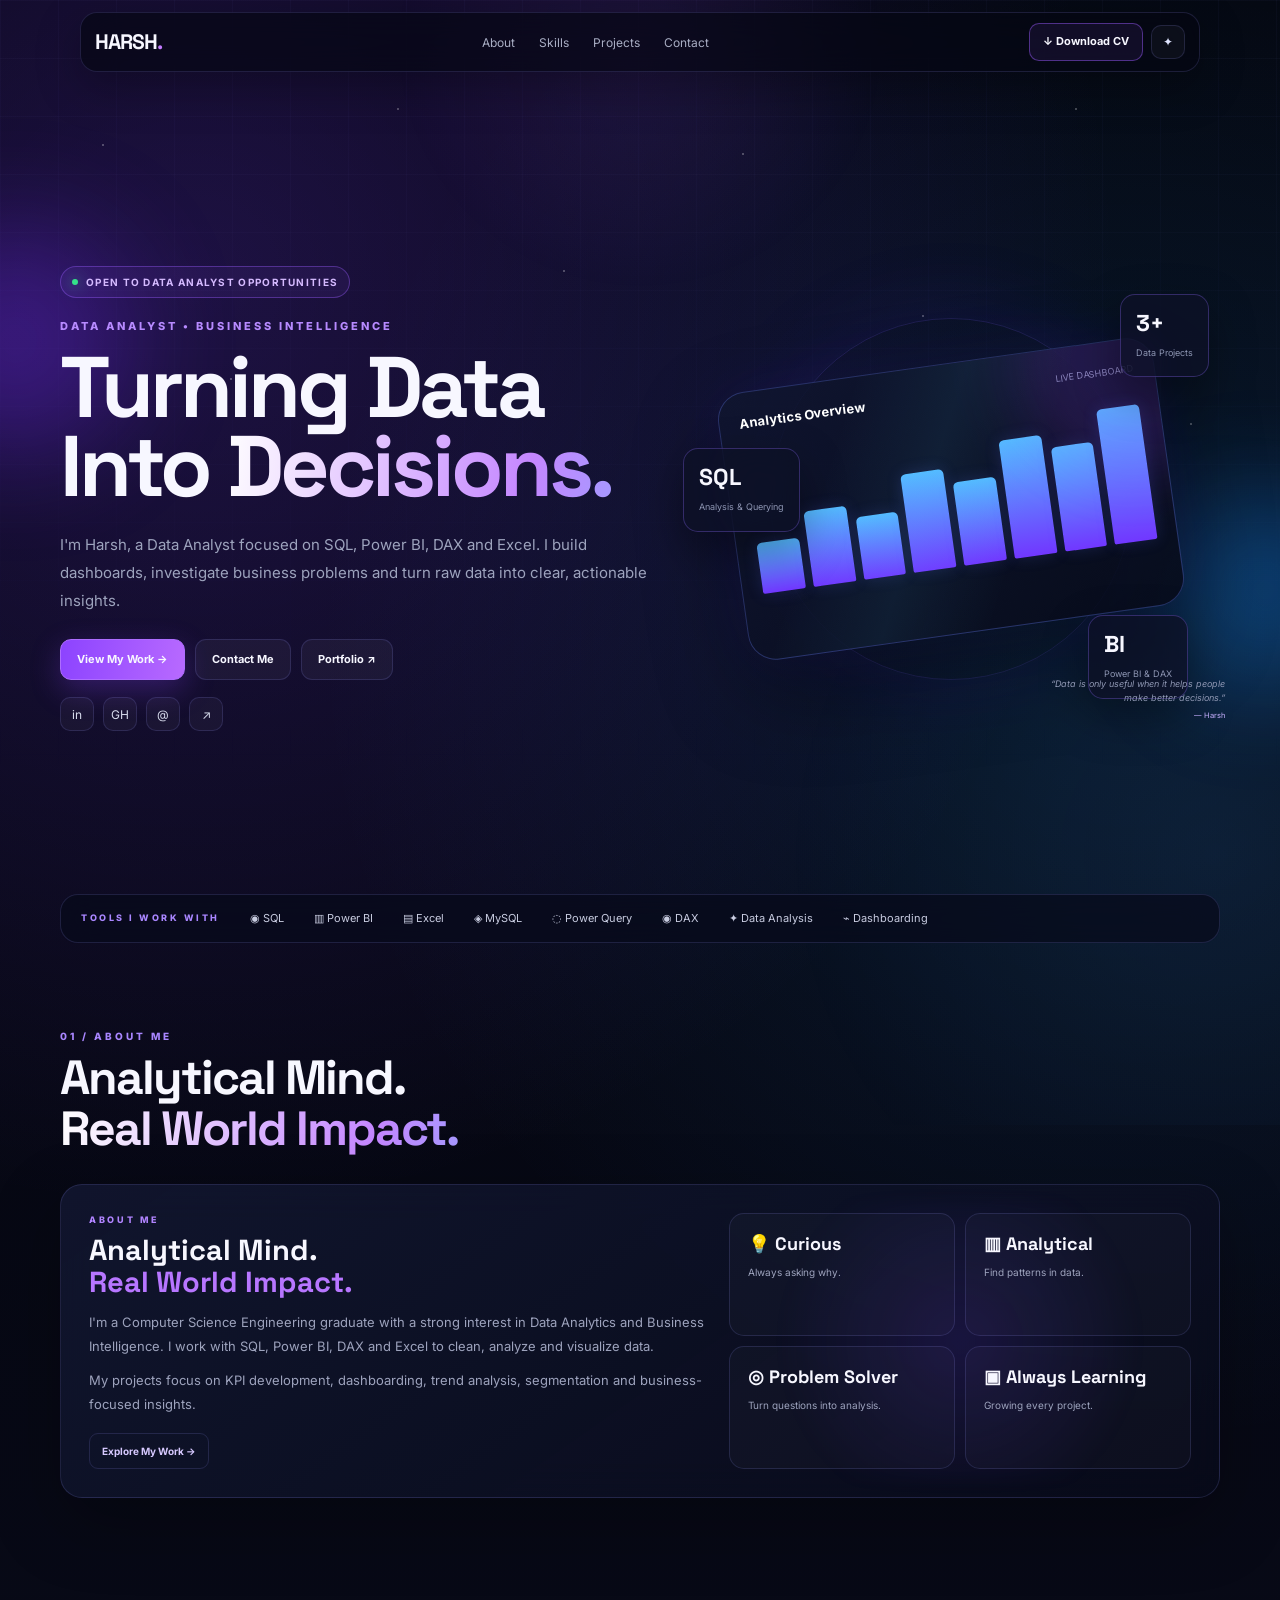
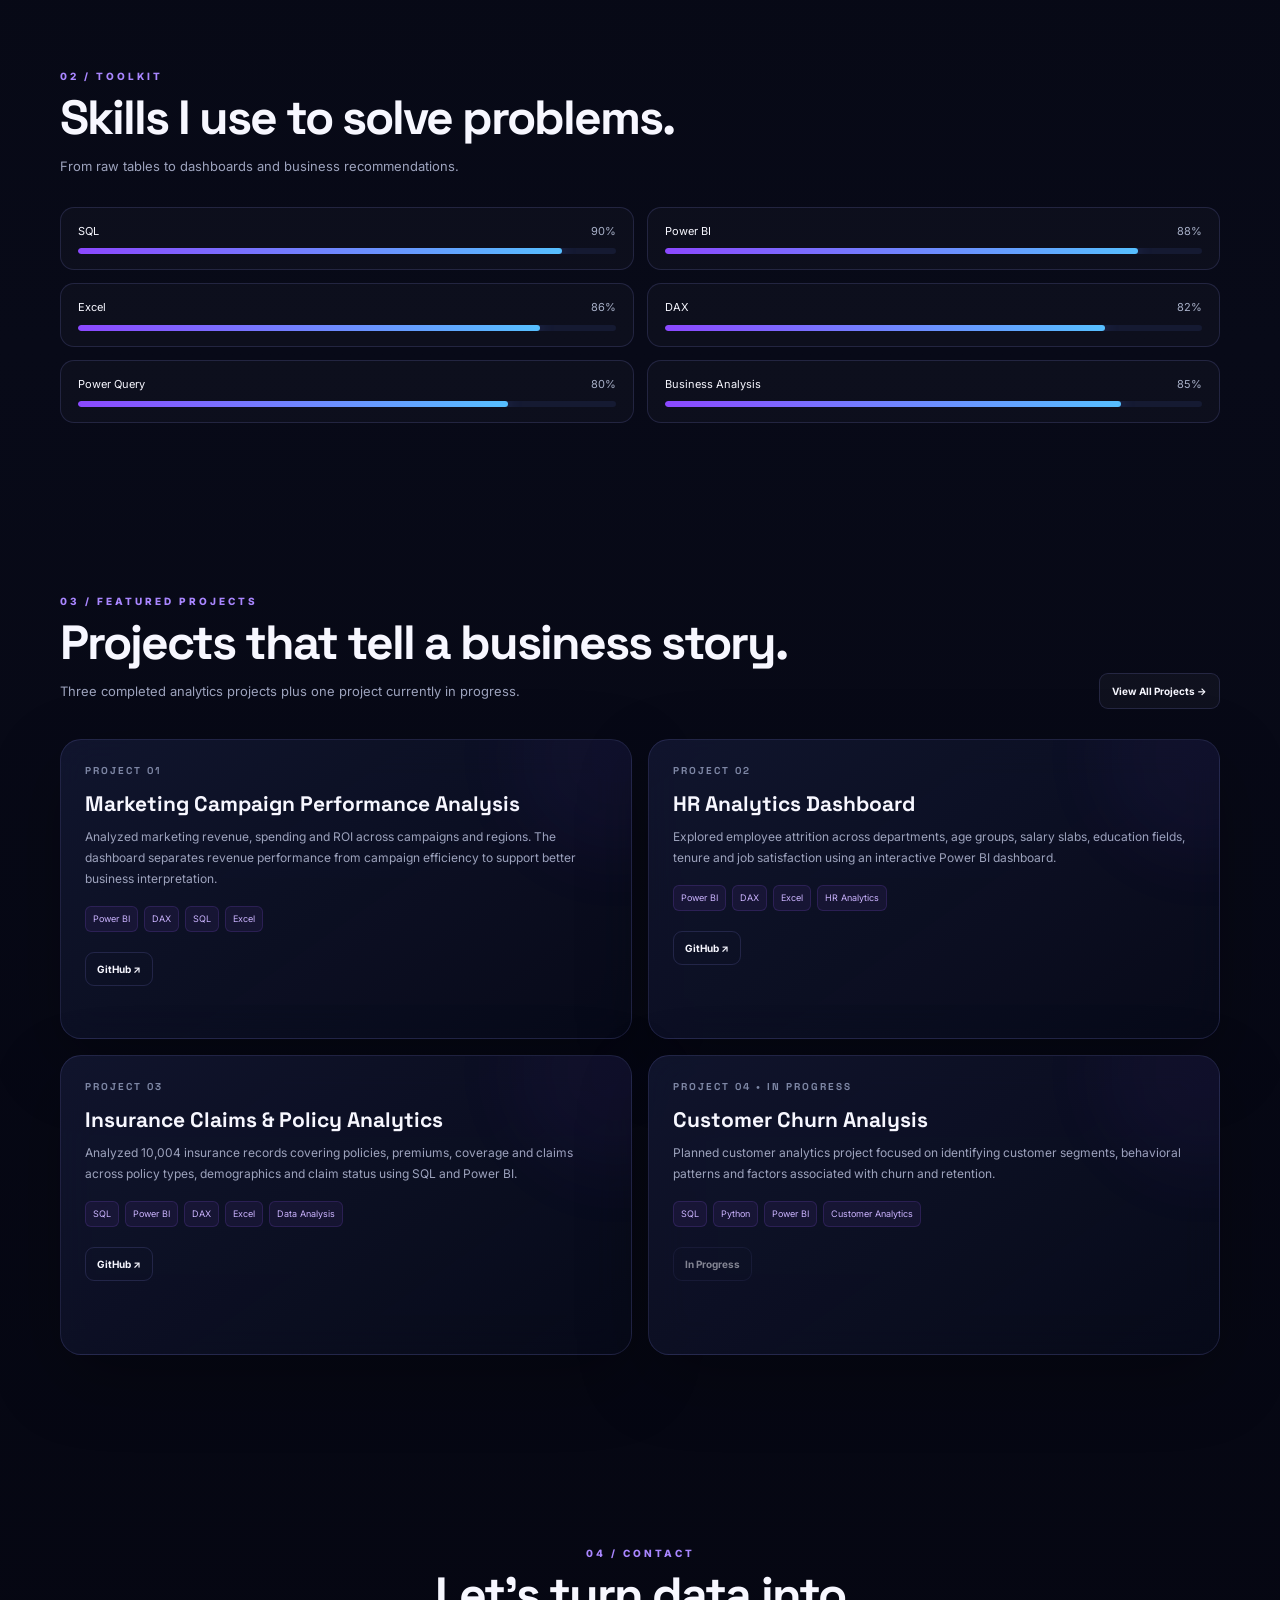
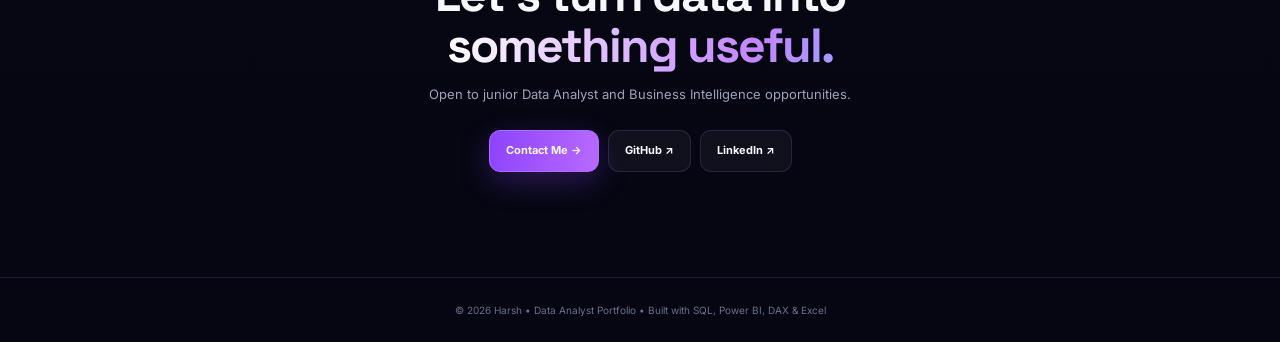
<file: index (2).html>
<!DOCTYPE html>
<html lang="en">
<head>
<meta charset="UTF-8">
<meta name="viewport" content="width=device-width, initial-scale=1.0">
<title>Harsh | Data Analyst Portfolio</title>
<meta name="description" content="Harsh's Data Analyst Portfolio — SQL, Power BI, DAX and Excel">
<link rel="preconnect" href="https://fonts.googleapis.com">
<link rel="preconnect" href="https://fonts.gstatic.com" crossorigin>
<link href="https://fonts.googleapis.com/css2?family=Inter:wght@400;500;600;700;800&family=Space+Grotesk:wght@500;600;700&display=swap" rel="stylesheet">

<style>
:root{
  --bg:#050611;
  --bg2:#080a18;
  --panel:rgba(12,16,36,.72);
  --panel2:rgba(255,255,255,.045);
  --line:rgba(150,150,255,.16);
  --text:#f7f7ff;
  --muted:#9da3bd;
  --purple:#9b5cff;
  --violet:#c27bff;
  --blue:#49a7ff;
  --cyan:#4de5ff;
  --green:#35e28a;
}
*{margin:0;padding:0;box-sizing:border-box}
html{scroll-behavior:smooth}
body{
  font-family:Inter,sans-serif;color:var(--text);line-height:1.6;
  background:
    radial-gradient(circle at 15% 8%,rgba(119,60,255,.22),transparent 27%),
    radial-gradient(circle at 88% 18%,rgba(36,159,255,.13),transparent 26%),
    linear-gradient(180deg,#04050d,#080a18 55%,#050611);
  overflow-x:hidden;
}
body:before{
  content:"";position:fixed;inset:0;pointer-events:none;z-index:-4;
  background-image:
    linear-gradient(rgba(150,150,255,.035) 1px,transparent 1px),
    linear-gradient(90deg,rgba(150,150,255,.035) 1px,transparent 1px);
  background-size:58px 58px;
  mask-image:linear-gradient(to bottom,black,transparent 90%);
}
body:after{
  content:"";position:fixed;inset:-25%;pointer-events:none;z-index:-3;
  background:
    radial-gradient(circle at var(--mx,50%) var(--my,20%),rgba(155,92,255,.10),transparent 17%),
    radial-gradient(circle at 80% 80%,rgba(73,167,255,.07),transparent 23%);
}
a{text-decoration:none;color:inherit}
.container{width:min(1160px,calc(100% - 36px));margin:auto}
.glass{
  border:1px solid var(--line);
  background:linear-gradient(145deg,rgba(20,25,53,.76),rgba(8,11,27,.68));
  backdrop-filter:blur(18px);
  box-shadow:0 24px 70px rgba(0,0,0,.28);
}
.glow-line{
  position:absolute;inset:auto 10% 0;height:1px;
  background:linear-gradient(90deg,transparent,var(--purple),var(--cyan),transparent);
  box-shadow:0 0 22px rgba(155,92,255,.8);
  opacity:.65;
}

/* floating background */
.orb{position:fixed;border-radius:50%;filter:blur(55px);pointer-events:none;z-index:-2;opacity:.34}
.orb.one{width:230px;height:230px;background:#792dff;left:-100px;top:25%;animation:floatA 9s ease-in-out infinite}
.orb.two{width:190px;height:190px;background:#168dff;right:-80px;top:55%;animation:floatB 11s ease-in-out infinite}
.particles{position:fixed;inset:0;pointer-events:none;z-index:-1;overflow:hidden}
.particles i{position:absolute;width:2px;height:2px;border-radius:50%;background:#fff;opacity:.35;animation:twinkle 3s ease-in-out infinite}
.particles i:nth-child(1){left:8%;top:16%;animation-delay:.3s}.particles i:nth-child(2){left:18%;top:42%;animation-delay:1s}
.particles i:nth-child(3){left:31%;top:12%;animation-delay:1.8s}.particles i:nth-child(4){left:44%;top:30%;animation-delay:.7s}
.particles i:nth-child(5){left:58%;top:17%;animation-delay:2s}.particles i:nth-child(6){left:72%;top:35%;animation-delay:1.2s}
.particles i:nth-child(7){left:84%;top:12%;animation-delay:.5s}.particles i:nth-child(8){left:93%;top:47%;animation-delay:2.2s}

/* nav */
nav{
  position:sticky;top:12px;z-index:100;width:min(1120px,calc(100% - 24px));margin:12px auto 0;
  padding:10px 14px;border:1px solid var(--line);border-radius:17px;
  background:rgba(5,7,18,.68);backdrop-filter:blur(20px);
  box-shadow:0 15px 45px rgba(0,0,0,.28);animation:navIn .7s ease both;
}
.nav-inner{display:flex;align-items:center;justify-content:space-between}
.logo{font:700 21px "Space Grotesk";letter-spacing:-1px}.logo span{color:var(--violet);animation:pulse 2s infinite}
.nav-links{display:flex;gap:24px;list-style:none}
.nav-links a{font-size:12px;color:#a9aec4;transition:.25s}
.nav-links a:hover{color:#fff}
.nav-cta{font-size:11px;font-weight:700;padding:9px 13px;border:1px solid rgba(155,92,255,.45);border-radius:10px;background:rgba(155,92,255,.09)}

/* hero */
.hero{position:relative;min-height:calc(100vh - 70px);display:flex;align-items:center;padding:78px 0 54px;overflow:hidden}
.hero-grid{display:grid;grid-template-columns:1.05fr .95fr;gap:30px;align-items:center}
.badge{
  display:inline-flex;align-items:center;gap:8px;padding:7px 11px;margin-bottom:20px;
  border:1px solid rgba(155,92,255,.38);border-radius:999px;background:rgba(155,92,255,.08);
  color:#d5baff;font-size:10px;font-weight:700;letter-spacing:1.3px;text-transform:uppercase;
  animation:rise .8s .05s both;
}
.badge:before{content:"";width:6px;height:6px;border-radius:50%;background:var(--green);box-shadow:0 0 15px var(--green);animation:status 1.7s infinite}
.eyebrow{font-size:11px;color:#b78aff;letter-spacing:3px;font-weight:800;margin-bottom:12px;animation:rise .8s .12s both}
h1{font:700 clamp(54px,7vw,86px)/.93 "Space Grotesk";letter-spacing:-4px;animation:rise .8s .2s both}
.gradient{
  background:linear-gradient(100deg,#fff,#c486ff,#58c9ff,#fff);
  background-size:240% auto;-webkit-background-clip:text;background-clip:text;color:transparent;
  animation:gradientMove 5s ease-in-out infinite alternate;
}
.hero-copy{max-width:650px;color:var(--muted);font-size:15px;line-height:1.85;margin:24px 0;animation:rise .8s .3s both}
.buttons{display:flex;gap:10px;flex-wrap:wrap;animation:rise .8s .4s both}
.btn{
  display:inline-flex;align-items:center;justify-content:center;gap:7px;padding:11px 16px;border-radius:11px;
  border:1px solid var(--line);background:rgba(255,255,255,.045);font-size:11px;font-weight:700;
  transition:.3s;position:relative;overflow:hidden;
}
.btn:after{content:"";position:absolute;top:-80%;left:-80%;width:35%;height:250%;background:rgba(255,255,255,.18);transform:rotate(22deg);transition:.6s}
.btn:hover:after{left:145%}.btn:hover{transform:translateY(-3px);border-color:rgba(155,92,255,.6);box-shadow:0 12px 35px rgba(95,53,190,.18)}
.btn-primary{background:linear-gradient(100deg,#8c43ff,#b86aff);border-color:#ae6dff;box-shadow:0 10px 30px rgba(139,67,255,.28)}
.socials{display:flex;gap:9px;margin-top:17px;animation:rise .8s .48s both}
.socials a{width:34px;height:34px;display:grid;place-items:center;border:1px solid var(--line);border-radius:10px;color:#d8dced;background:rgba(255,255,255,.035);font-size:12px;transition:.25s}
.socials a:hover{transform:translateY(-4px) scale(1.04);border-color:#9b5cff;box-shadow:0 0 25px rgba(155,92,255,.22)}

/* hero visual */
.hero-visual{position:relative;min-height:455px;animation:visualIn 1s .3s both}
.hero-visual:before{
  content:"";position:absolute;width:360px;height:360px;left:50%;top:50%;transform:translate(-50%,-50%);
  border:1px solid rgba(120,93,255,.18);border-radius:50%;box-shadow:0 0 90px rgba(93,54,255,.12);
  animation:orbit 16s linear infinite;
}
.dashboard-orbit{
  position:absolute;width:440px;height:270px;left:50%;top:50%;transform:translate(-50%,-50%) rotate(-8deg);
  border:1px solid rgba(80,140,255,.22);border-radius:28px;
  background:linear-gradient(145deg,rgba(16,22,48,.86),rgba(7,10,24,.88));
  box-shadow:0 35px 90px rgba(0,0,0,.4),0 0 60px rgba(92,65,255,.11);
  padding:20px;overflow:hidden;
}
.dashboard-orbit:before{
  content:"";position:absolute;width:240px;height:240px;right:-100px;top:-100px;border-radius:50%;
  background:rgba(146,67,255,.17);filter:blur(30px)
}
.mini-top{display:flex;justify-content:space-between;align-items:center;color:#8992b1;font-size:9px}
.mini-title{color:#fff;font-weight:700;font-size:13px}
.chart{height:145px;margin-top:16px;display:flex;align-items:end;gap:8px}
.bar{flex:1;border-radius:5px 5px 2px 2px;background:linear-gradient(to top,#7137ff,#54baff);height:var(--h);box-shadow:0 0 16px rgba(91,104,255,.18);animation:bars 1.2s both}
.chart-line{position:absolute;left:25px;right:25px;bottom:78px;height:70px;border-top:2px solid rgba(92,205,255,.7);clip-path:polygon(0 85%,10% 70%,20% 78%,30% 45%,40% 60%,50% 25%,60% 43%,70% 18%,80% 35%,90% 12%,100% 24%,100% 27%,90% 15%,80% 38%,70% 21%,60% 46%,50% 28%,40% 63%,30% 48%,20% 81%,10% 73%,0 88%)}
.float-card{
  position:absolute;padding:13px 15px;border:1px solid rgba(143,108,255,.3);border-radius:15px;
  background:rgba(13,17,39,.78);backdrop-filter:blur(16px);box-shadow:0 18px 45px rgba(0,0,0,.35);
}
.float-card strong{font:700 23px "Space Grotesk";display:block}.float-card span{font-size:9px;color:#8e96b3}
.fc1{right:2%;top:5%;animation:floatCard 4.8s ease-in-out infinite}.fc2{left:0;top:39%;animation:floatCard 5.4s .6s ease-in-out infinite}.fc3{right:6%;bottom:6%;animation:floatCard 5s 1.1s ease-in-out infinite}

/* tool strip */
.tools{
  margin-top:-8px;padding:15px 20px;border:1px solid var(--line);border-radius:18px;
  background:rgba(8,11,27,.72);backdrop-filter:blur(18px);display:flex;gap:30px;align-items:center;overflow:auto;
}
.tools-label{font-size:9px;color:#a986ff;letter-spacing:2.5px;font-weight:800;white-space:nowrap}
.tools span{font-size:11px;color:#c8cce0;white-space:nowrap;transition:.25s}.tools span:hover{color:#fff;transform:translateY(-2px)}

/* sections */
section{padding:85px 0;position:relative}
.section-kicker{font-size:10px;color:#a986ff;letter-spacing:3px;font-weight:800;text-transform:uppercase;margin-bottom:9px}
.section-title{font:700 clamp(32px,4.5vw,48px)/1.05 "Space Grotesk";letter-spacing:-2px}
.section-subtitle{max-width:650px;color:var(--muted);margin-top:12px;font-size:13px}

/* about */
.about-box{margin-top:30px;padding:28px;border-radius:22px;display:grid;grid-template-columns:1fr .75fr;gap:25px}
.about-copy h3{font:700 29px/1.1 "Space Grotesk";margin-bottom:12px}.about-copy h3 span{color:#b776ff}
.about-copy p{color:var(--muted);font-size:13px;line-height:1.85}
.traits{display:grid;grid-template-columns:repeat(2,1fr);gap:10px}
.trait{padding:18px;border:1px solid var(--line);border-radius:15px;background:rgba(255,255,255,.025);transition:.3s}
.trait:hover{transform:translateY(-4px);border-color:rgba(155,92,255,.4);box-shadow:0 15px 35px rgba(70,35,150,.14)}
.trait b{display:block;font:700 18px "Space Grotesk";margin-bottom:3px}.trait span{font-size:10px;color:var(--muted)}

/* skills */
.skill-grid{display:grid;grid-template-columns:1fr 1fr;gap:13px;margin-top:30px}
.skill-row{padding:15px 17px;border:1px solid var(--line);border-radius:14px;background:rgba(255,255,255,.025)}
.skill-head{display:flex;justify-content:space-between;font-size:11px;margin-bottom:8px}.skill-head span:last-child{color:#a8b0c8}
.track{height:6px;background:#151a32;border-radius:99px;overflow:hidden}.fill{height:100%;width:var(--w);border-radius:99px;background:linear-gradient(90deg,#8b48ff,#56bfff);box-shadow:0 0 15px rgba(91,130,255,.35);transform:scaleX(0);transform-origin:left;transition:transform 1.1s cubic-bezier(.2,.8,.2,1)}.visible .fill{transform:scaleX(1)}

/* projects */
.projects{display:grid;grid-template-columns:repeat(2,1fr);gap:16px;margin-top:30px}
.project{position:relative;overflow:hidden;padding:24px;border-radius:21px;min-height:300px;transition:.4s}
.project:before{content:"";position:absolute;width:210px;height:210px;right:-90px;top:-90px;border-radius:50%;background:rgba(139,76,255,.16);filter:blur(40px);opacity:.3;transition:.4s}
.project:after{content:"";position:absolute;inset:0;pointer-events:none;border-radius:inherit;background:linear-gradient(115deg,transparent 20%,rgba(255,255,255,.07) 48%,transparent 70%);transform:translateX(-130%);transition:.8s}
.project:hover{transform:translateY(-9px);border-color:rgba(155,92,255,.42);box-shadow:0 30px 75px rgba(0,0,0,.35),0 0 40px rgba(93,58,255,.08)}
.project:hover:after{transform:translateX(130%)}.project:hover:before{opacity:.75}
.project-number{font:700 10px "Space Grotesk";letter-spacing:2px;color:#7e87a5}.project h3{font:700 21px/1.2 "Space Grotesk";margin:14px 0 9px}.project p{color:var(--muted);font-size:12px;line-height:1.75}
.tags{display:flex;gap:6px;flex-wrap:wrap;margin-top:17px}.tags span{padding:5px 7px;border-radius:6px;border:1px solid rgba(155,92,255,.16);background:rgba(155,92,255,.07);color:#cbb4ff;font-size:9px}
.project-links{display:flex;gap:8px;margin-top:20px}.project-links a{padding:8px 11px;border:1px solid var(--line);border-radius:9px;font-size:10px;font-weight:700;transition:.25s}.project-links a:hover{background:#fff;color:#080810;border-color:#fff}.disabled{opacity:.5}

/* contact */
.contact{text-align:center;padding:105px 0}.contact .section-subtitle{margin:13px auto 25px}.contact-actions{display:flex;justify-content:center;gap:9px;flex-wrap:wrap}
footer{border-top:1px solid var(--line);padding:24px 0;color:#68718d;font-size:10px;text-align:center}


/* REFERENCE-STYLE POLISH */
.nav-actions{display:flex;gap:8px;align-items:center}
.theme-btn{
  width:34px;height:34px;display:grid;place-items:center;border:1px solid var(--line);
  border-radius:10px;background:rgba(255,255,255,.035);font-size:12px;color:#dfe4ff;
  transition:.25s
}
.theme-btn:hover{transform:rotate(18deg) scale(1.05);border-color:var(--purple);box-shadow:0 0 20px rgba(155,92,255,.2)}
.hero-quote{
  position:absolute;right:-1%;bottom:1%;max-width:190px;color:#8f97b3;font-size:9px;
  line-height:1.55;text-align:right;font-style:italic
}
.hero-quote small{display:block;color:#c6b0ff;margin-top:5px;font-style:normal}
.dashboard-orbit{border-color:rgba(106,130,255,.3)}
.dashboard-orbit:after{
  content:"";position:absolute;inset:0;border-radius:inherit;
  background:linear-gradient(115deg,transparent 25%,rgba(79,215,255,.07),transparent 65%);
  animation:scan 4s ease-in-out infinite
}
.view-all{display:flex;justify-content:flex-end;margin-top:-28px;position:relative;z-index:2}
.view-all a{
  font-size:10px;font-weight:700;padding:9px 12px;border:1px solid var(--line);
  border-radius:9px;background:rgba(255,255,255,.035);transition:.25s
}
.view-all a:hover{background:#fff;color:#080810}
.about-mini{font-size:9px;letter-spacing:2.7px;color:#b184ff;font-weight:800;margin-bottom:7px}
.about-copy p+p{margin-top:10px}
.read-more{
  display:inline-flex;margin-top:17px;padding:9px 12px;border:1px solid var(--line);
  border-radius:9px;font-size:10px;font-weight:700;color:#d7c9ff;transition:.25s
}
.read-more:hover{background:#fff;color:#080810}
.traits{position:relative}
.traits:before{
  content:"";position:absolute;inset:-12px;border-radius:22px;
  background:radial-gradient(circle at 50% 50%,rgba(121,66,255,.14),transparent 65%);
  filter:blur(8px);z-index:-1
}
@keyframes scan{0%,100%{transform:translateX(-30%);opacity:.2}50%{transform:translateX(25%);opacity:.8}}
@media(max-width:850px){
  .view-all{justify-content:flex-start;margin:15px 0 0}
  .hero-quote{right:0;bottom:-4px}
}
@media(max-width:520px){
  .nav-actions{gap:5px}.nav-cta{padding:8px 9px;font-size:9px}
  .theme-btn{width:30px;height:30px}.hero-quote{position:relative;right:auto;bottom:auto;margin:15px 0 0;text-align:left}
}

/* animations */
.reveal{opacity:0;transform:translateY(28px);transition:opacity .8s ease,transform .8s cubic-bezier(.2,.8,.2,1)}.reveal.show{opacity:1;transform:none}
@keyframes navIn{from{opacity:0;transform:translateY(-15px)}to{opacity:1;transform:none}}
@keyframes rise{from{opacity:0;transform:translateY(25px)}to{opacity:1;transform:none}}
@keyframes visualIn{from{opacity:0;transform:scale(.92) translateY(20px)}to{opacity:1;transform:scale(1) translateY(0)}}
@keyframes gradientMove{from{background-position:0% 50%}to{background-position:100% 50%}}
@keyframes orbit{to{transform:translate(-50%,-50%) rotate(352deg)}}
@keyframes floatCard{0%,100%{transform:translateY(0)}50%{transform:translateY(-10px)}}
@keyframes floatA{0%,100%{transform:translate(0,0)}50%{transform:translate(70px,-45px)}}
@keyframes floatB{0%,100%{transform:translate(0,0)}50%{transform:translate(-55px,40px)}}
@keyframes twinkle{0%,100%{opacity:.15;transform:scale(1)}50%{opacity:.8;transform:scale(1.8)}}
@keyframes status{0%,100%{box-shadow:0 0 4px var(--green)}50%{box-shadow:0 0 18px var(--green)}}
@keyframes pulse{0%,100%{opacity:1}50%{opacity:.55}}
@keyframes bars{from{height:0}to{height:var(--h)}}

@media(max-width:850px){
  .hero-grid,.about-box{grid-template-columns:1fr}
  .hero{padding-top:65px}.hero-visual{min-height:390px}
  .dashboard-orbit{width:min(440px,94%);height:250px}
  .projects,.skill-grid{grid-template-columns:1fr}
  .nav-links{display:none}.nav-cta{display:none}
}
@media(max-width:520px){
  .container{width:calc(100% - 26px)}h1{font-size:52px;letter-spacing:-3px}
  section{padding:68px 0}.hero-visual{min-height:330px}.dashboard-orbit{height:220px}
  .fc1{right:-2%;top:2%}.fc2{left:-2%;top:48%}.fc3{right:0;bottom:0}
  .float-card{padding:10px 12px}.float-card strong{font-size:18px}.traits{grid-template-columns:1fr}
}
@media(prefers-reduced-motion:reduce){
  *,*:before,*:after{animation-duration:.01ms!important;animation-iteration-count:1!important;transition-duration:.01ms!important;scroll-behavior:auto!important}
}
</style>
</head>

<body>
<div class="orb one"></div><div class="orb two"></div>
<div class="particles"><i></i><i></i><i></i><i></i><i></i><i></i><i></i><i></i></div>

<nav>
  <div class="nav-inner">
    <a class="logo" href="#">HARSH<span>.</span></a>
    <ul class="nav-links">
      <li><a href="#about">About</a></li><li><a href="#skills">Skills</a></li>
      <li><a href="#projects">Projects</a></li><li><a href="#contact">Contact</a></li>
    </ul>
    <div class="nav-actions"><a class="nav-cta" href="resume.pdf" target="_blank">↓ Download CV</a><a class="theme-btn" href="#contact" aria-label="Contact">✦</a></div>
  </div>
</nav>

<header class="hero">
  <div class="container hero-grid">
    <div>
      <div class="badge">Open to Data Analyst Opportunities</div>
      <div class="eyebrow">DATA ANALYST • BUSINESS INTELLIGENCE</div>
      <h1>Turning Data<br>Into <span class="gradient">Decisions.</span></h1>
      <p class="hero-copy">I'm Harsh, a Data Analyst focused on SQL, Power BI, DAX and Excel. I build dashboards, investigate business problems and turn raw data into clear, actionable insights.</p>
      <div class="buttons">
        <a href="#projects" class="btn btn-primary">View My Work →</a>
        <a href="mailto:harsh6000harsh@gmail.com" class="btn">Contact Me</a>
        <a href="https://harsh12103.github.io" target="_blank" rel="noopener noreferrer" class="btn">Portfolio ↗</a>
      </div>
      <div class="socials">
        <a href="https://linkedin.com/in/harsh-webdev" target="_blank" rel="noopener noreferrer" aria-label="LinkedIn">in</a>
        <a href="https://github.com/harsh12103" target="_blank" rel="noopener noreferrer" aria-label="GitHub">GH</a>
        <a href="mailto:harsh6000harsh@gmail.com" aria-label="Email">@</a>
        <a href="https://harsh12103.github.io" target="_blank" rel="noopener noreferrer" aria-label="Portfolio">↗</a>
      </div>
    </div>

    <div class="hero-visual">
      <div class="dashboard-orbit"><div class="dash-glow"></div>
        <div class="mini-top"><span class="mini-title">Analytics Overview</span><span>LIVE DASHBOARD</span></div>
        <div class="chart">
          <span class="bar" style="--h:35%"></span><span class="bar" style="--h:52%"></span>
          <span class="bar" style="--h:43%"></span><span class="bar" style="--h:68%"></span>
          <span class="bar" style="--h:58%"></span><span class="bar" style="--h:82%"></span>
          <span class="bar" style="--h:72%"></span><span class="bar" style="--h:94%"></span>
        </div>
        <div class="chart-line"></div>
      </div>
      <div class="float-card fc1"><strong>3+</strong><span>Data Projects</span></div>
      <div class="float-card fc2"><strong>SQL</strong><span>Analysis & Querying</span></div>
      <div class="float-card fc3"><strong>BI</strong><span>Power BI & DAX</span></div>
      <div class="hero-quote">“Data is only useful when it helps people make better decisions.”<small>— Harsh</small></div>
    </div>
  </div>
</header>

<div class="container">
  <div class="tools reveal">
    <div class="tools-label">TOOLS I WORK WITH</div>
    <span>◉ SQL</span><span>▥ Power BI</span><span>▤ Excel</span><span>◈ MySQL</span>
    <span>◌ Power Query</span><span>◉ DAX</span><span>✦ Data Analysis</span><span>⌁ Dashboarding</span>
  </div>
</div>

<section id="about">
  <div class="container">
    <div class="section-kicker reveal">01 / About Me</div>
    <h2 class="section-title reveal">Analytical Mind.<br><span class="gradient">Real World Impact.</span></h2>
    <div class="about-box glass reveal">
      <div class="about-copy">
        <div class="about-mini">ABOUT ME</div>
        <h3>Analytical Mind.<br><span>Real World Impact.</span></h3>
        <p>I'm a Computer Science Engineering graduate with a strong interest in Data Analytics and Business Intelligence. I work with SQL, Power BI, DAX and Excel to clean, analyze and visualize data.</p>
        <p>My projects focus on KPI development, dashboarding, trend analysis, segmentation and business-focused insights.</p>
        <a class="read-more" href="#projects">Explore My Work →</a>
      </div>
      <div class="traits">
        <div class="trait"><b>💡 Curious</b><span>Always asking why.</span></div>
        <div class="trait"><b>▥ Analytical</b><span>Find patterns in data.</span></div>
        <div class="trait"><b>◎ Problem Solver</b><span>Turn questions into analysis.</span></div>
        <div class="trait"><b>▣ Always Learning</b><span>Growing every project.</span></div>
      </div>
    </div>
  </div>
</section>

<section id="skills">
  <div class="container">
    <div class="section-kicker reveal">02 / Toolkit</div>
    <h2 class="section-title reveal">Skills I use to solve problems.</h2>
    <p class="section-subtitle reveal">From raw tables to dashboards and business recommendations.</p>
    <div class="skill-grid">
      <div class="skill-row reveal"><div class="skill-head"><span>SQL</span><span>90%</span></div><div class="track"><div class="fill" style="--w:90%"></div></div></div>
      <div class="skill-row reveal"><div class="skill-head"><span>Power BI</span><span>88%</span></div><div class="track"><div class="fill" style="--w:88%"></div></div></div>
      <div class="skill-row reveal"><div class="skill-head"><span>Excel</span><span>86%</span></div><div class="track"><div class="fill" style="--w:86%"></div></div></div>
      <div class="skill-row reveal"><div class="skill-head"><span>DAX</span><span>82%</span></div><div class="track"><div class="fill" style="--w:82%"></div></div></div>
      <div class="skill-row reveal"><div class="skill-head"><span>Power Query</span><span>80%</span></div><div class="track"><div class="fill" style="--w:80%"></div></div></div>
      <div class="skill-row reveal"><div class="skill-head"><span>Business Analysis</span><span>85%</span></div><div class="track"><div class="fill" style="--w:85%"></div></div></div>
    </div>
  </div>
</section>

<section id="projects">
  <div class="container">
    <div class="section-kicker reveal">03 / Featured Projects</div>
    <h2 class="section-title reveal">Projects that tell a business story.</h2>
    <p class="section-subtitle reveal">Three completed analytics projects plus one project currently in progress.</p><div class="view-all reveal"><a href="#projects">View All Projects →</a></div>

    <div class="projects">
      <article class="glass project reveal">
        <div class="project-number">PROJECT 01</div>
        <h3>Marketing Campaign Performance Analysis</h3>
        <p>Analyzed marketing revenue, spending and ROI across campaigns and regions. The dashboard separates revenue performance from campaign efficiency to support better business interpretation.</p>
        <div class="tags"><span>Power BI</span><span>DAX</span><span>SQL</span><span>Excel</span></div>
        <div class="project-links"><a href="https://github.com/harsh12103/marketing-campaign-analysis" target="_blank" rel="noopener noreferrer">GitHub ↗</a></div>
      </article>

      <article class="glass project reveal">
        <div class="project-number">PROJECT 02</div>
        <h3>HR Analytics Dashboard</h3>
        <p>Explored employee attrition across departments, age groups, salary slabs, education fields, tenure and job satisfaction using an interactive Power BI dashboard.</p>
        <div class="tags"><span>Power BI</span><span>DAX</span><span>Excel</span><span>HR Analytics</span></div>
        <div class="project-links"><a href="https://github.com/harsh12103/hr-analytics-dashboard" target="_blank" rel="noopener noreferrer">GitHub ↗</a></div>
      </article>

      <article class="glass project reveal">
        <div class="project-number">PROJECT 03</div>
        <h3>Insurance Claims & Policy Analytics</h3>
        <p>Analyzed 10,004 insurance records covering policies, premiums, coverage and claims across policy types, demographics and claim status using SQL and Power BI.</p>
        <div class="tags"><span>SQL</span><span>Power BI</span><span>DAX</span><span>Excel</span><span>Data Analysis</span></div>
        <div class="project-links"><a href="https://github.com/harsh12103/insurance-claims-analytics" target="_blank" rel="noopener noreferrer">GitHub ↗</a></div>
      </article>

      <article class="glass project reveal">
        <div class="project-number">PROJECT 04 • IN PROGRESS</div>
        <h3>Customer Churn Analysis</h3>
        <p>Planned customer analytics project focused on identifying customer segments, behavioral patterns and factors associated with churn and retention.</p>
        <div class="tags"><span>SQL</span><span>Python</span><span>Power BI</span><span>Customer Analytics</span></div>
        <div class="project-links"><a class="disabled" href="#projects">In Progress</a></div>
      </article>
    </div>
  </div>
</section>

<section id="contact" class="contact">
  <div class="container">
    <div class="section-kicker reveal">04 / Contact</div>
    <h2 class="section-title reveal">Let's turn data into<br><span class="gradient">something useful.</span></h2>
    <p class="section-subtitle reveal">Open to junior Data Analyst and Business Intelligence opportunities.</p>
    <div class="contact-actions reveal">
      <a class="btn btn-primary" href="mailto:harsh6000harsh@gmail.com">Contact Me →</a>
      <a class="btn" href="https://github.com/harsh12103" target="_blank" rel="noopener noreferrer">GitHub ↗</a>
      <a class="btn" href="https://linkedin.com/in/harsh-webdev" target="_blank" rel="noopener noreferrer">LinkedIn ↗</a>
    </div>
  </div>
</section>

<footer>© 2026 Harsh • Data Analyst Portfolio • Built with SQL, Power BI, DAX & Excel</footer>

<script>
(() => {
  const els = document.querySelectorAll('.reveal');
  const observer = new IntersectionObserver((entries) => {
    entries.forEach(entry => {
      if(entry.isIntersecting){
        entry.target.classList.add('show','visible');
        observer.unobserve(entry.target);
      }
    });
  }, {threshold:.12, rootMargin:'0px 0px -45px 0px'});
  els.forEach(el => observer.observe(el));

  let raf;
  window.addEventListener('pointermove', e => {
    if(raf) return;
    raf = requestAnimationFrame(() => {
      document.body.style.setProperty('--mx', e.clientX + 'px');
      document.body.style.setProperty('--my', e.clientY + 'px');
      raf = null;
    });
  }, {passive:true});
})();
</script>
</body>
</html>
</file>
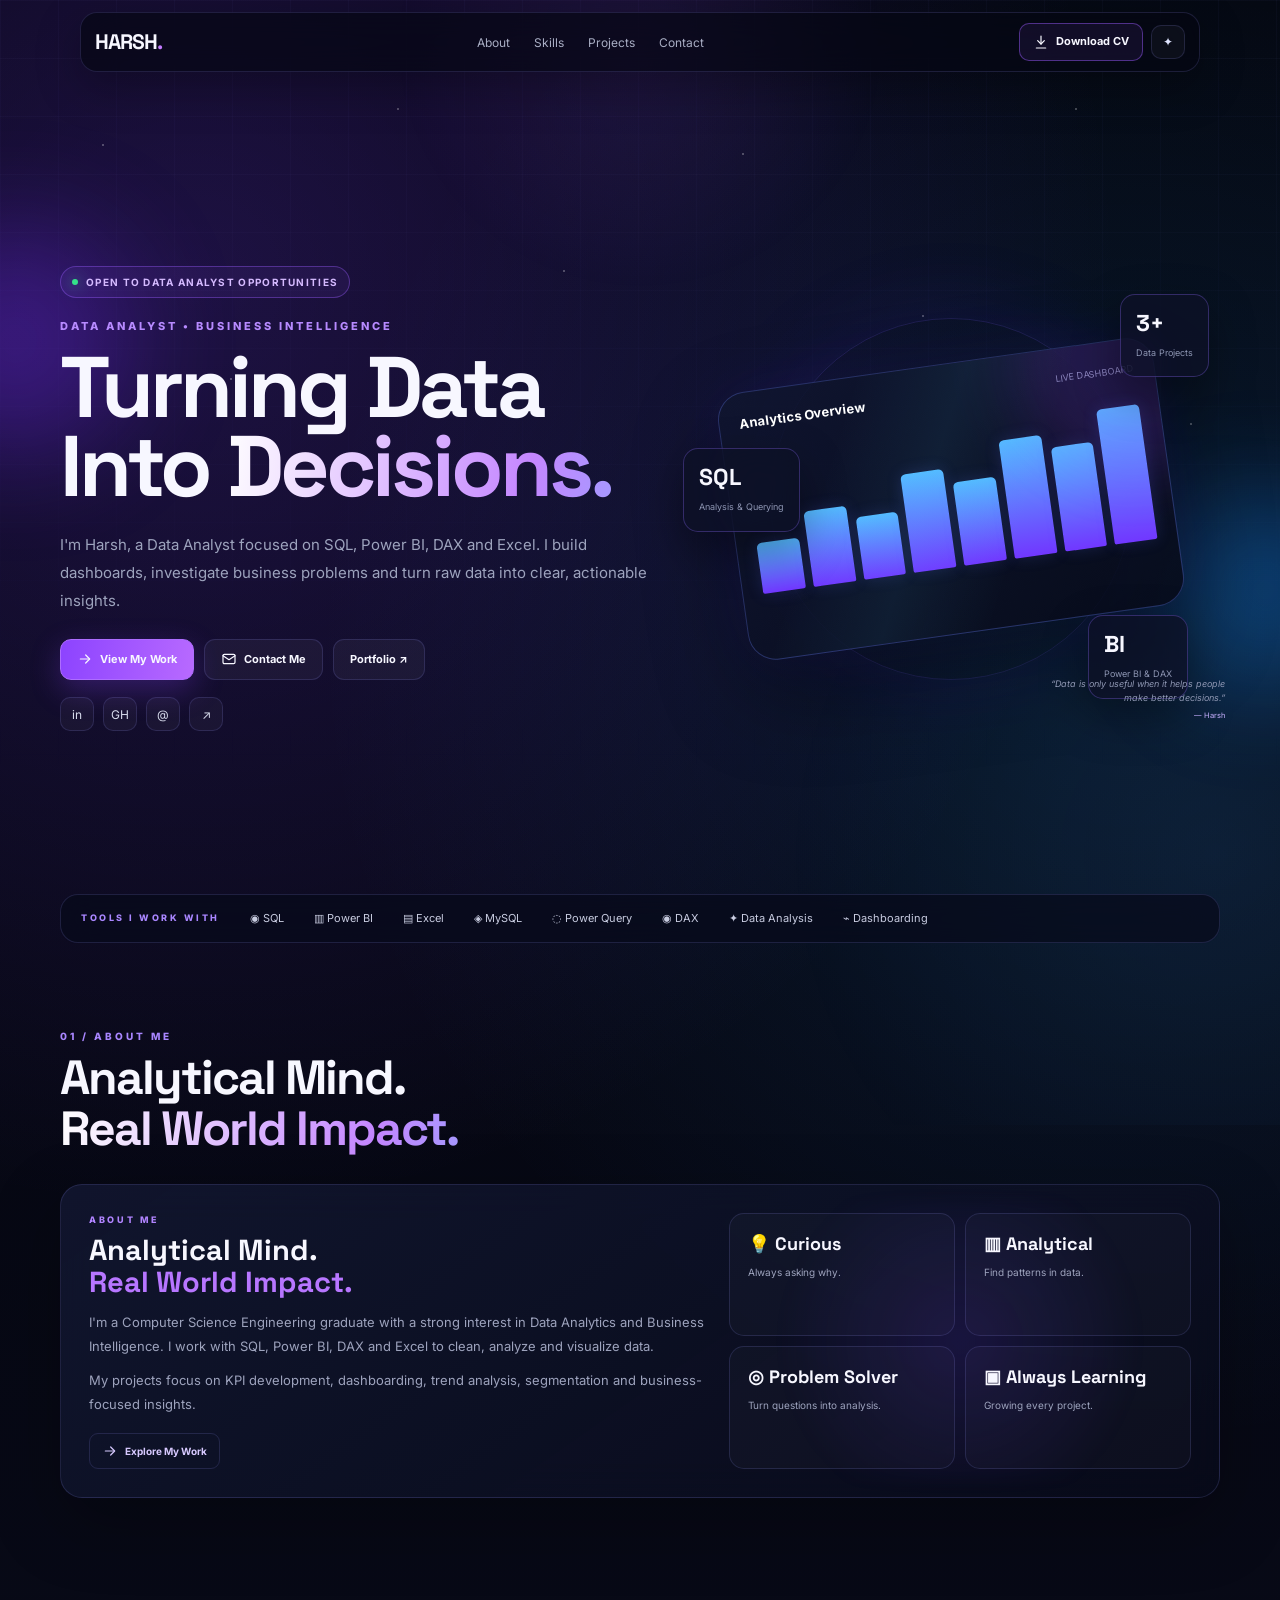
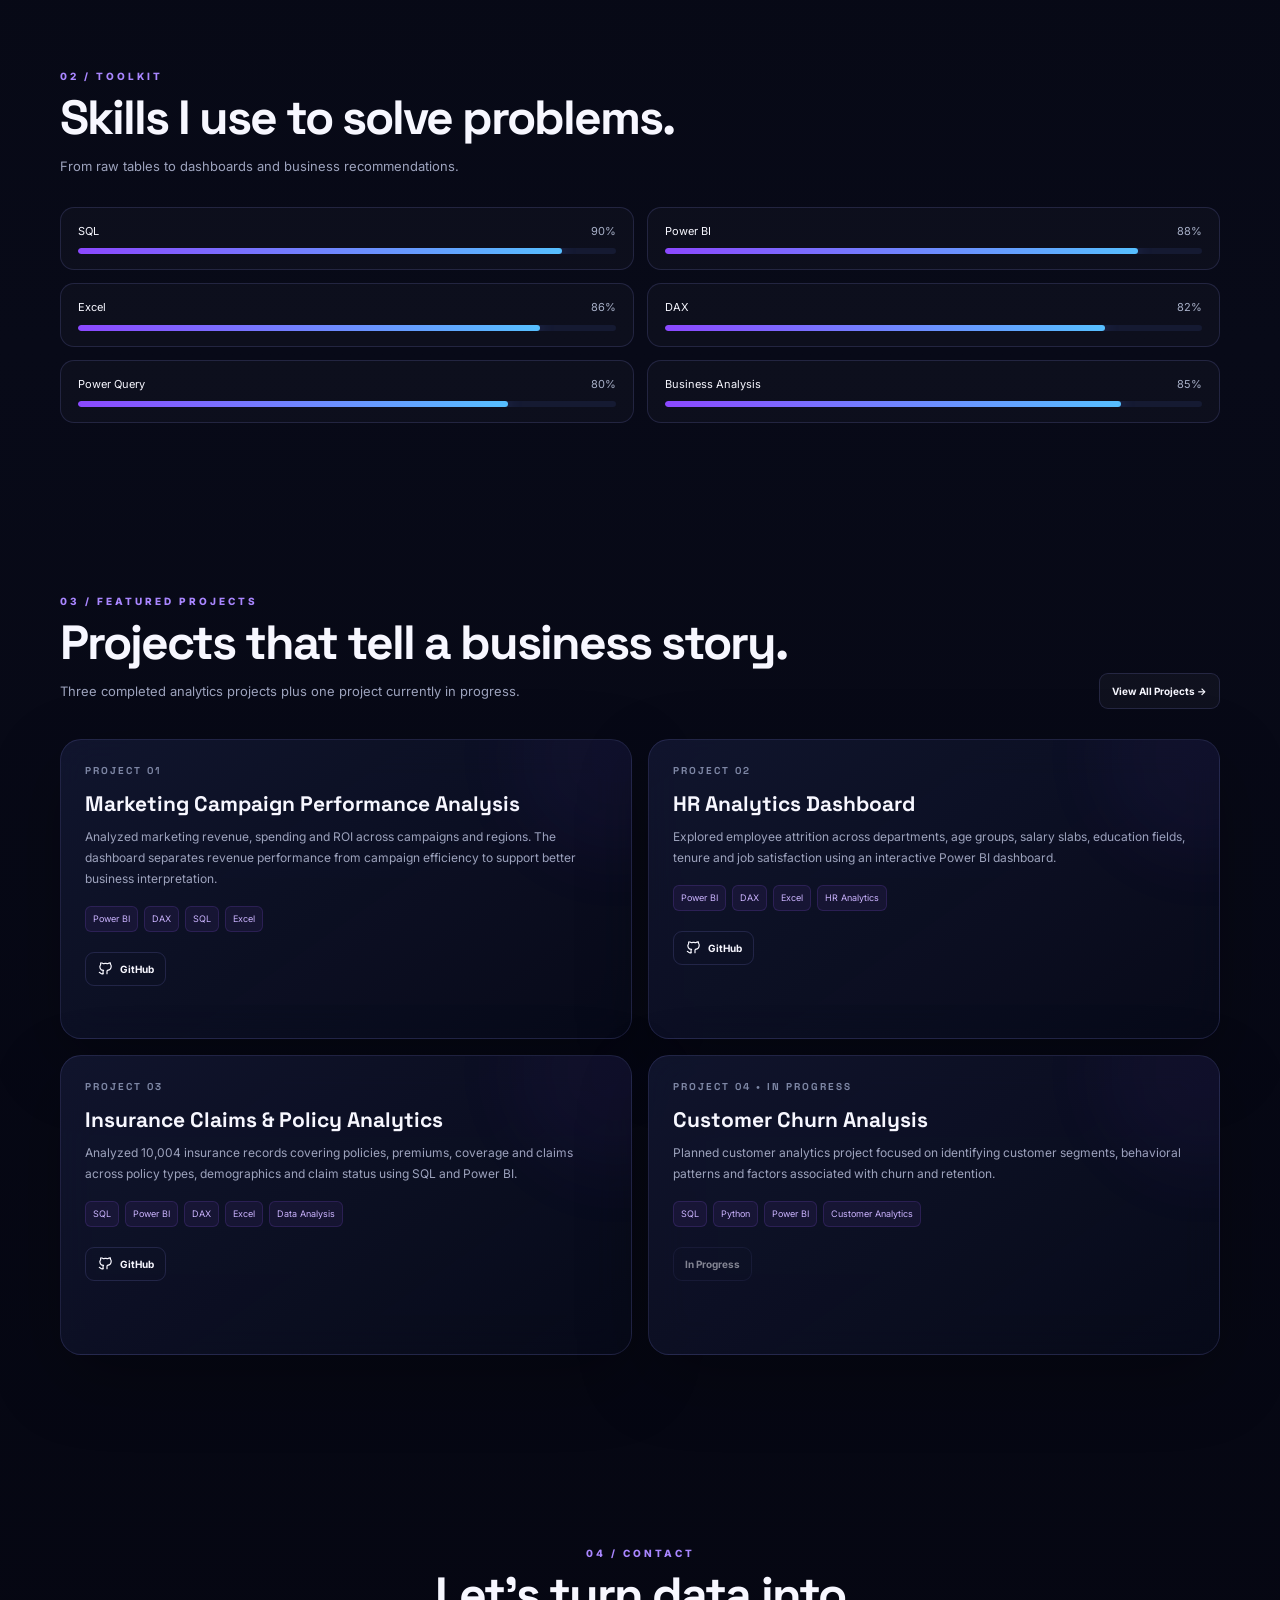
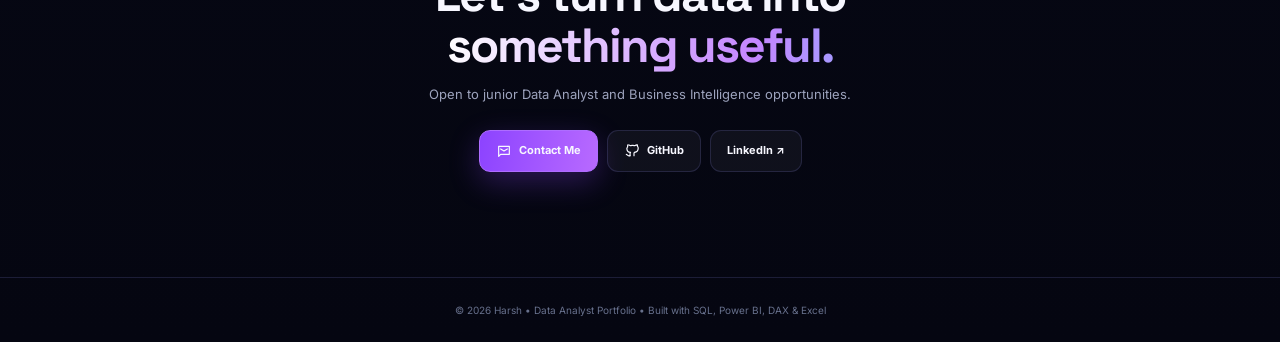
<file: index_final_with_neon_favicon.html>
<!DOCTYPE html>
<html lang="en">
<head>
<meta charset="UTF-8">
<meta name="viewport" content="width=device-width, initial-scale=1.0">
<title>Harsh | Data Analyst Portfolio</title>
<meta name="description" content="Harsh's Data Analyst Portfolio — SQL, Power BI, DAX and Excel">
<link rel="preconnect" href="https://fonts.googleapis.com">
<link rel="preconnect" href="https://fonts.gstatic.com" crossorigin>
<link href="https://fonts.googleapis.com/css2?family=Inter:wght@400;500;600;700;800&family=Space+Grotesk:wght@500;600;700&display=swap" rel="stylesheet">

<style>
:root{
  --bg:#050611;
  --bg2:#080a18;
  --panel:rgba(12,16,36,.72);
  --panel2:rgba(255,255,255,.045);
  --line:rgba(150,150,255,.16);
  --text:#f7f7ff;
  --muted:#9da3bd;
  --purple:#9b5cff;
  --violet:#c27bff;
  --blue:#49a7ff;
  --cyan:#4de5ff;
  --green:#35e28a;
}
*{margin:0;padding:0;box-sizing:border-box}
html{scroll-behavior:smooth}
body{
  font-family:Inter,sans-serif;color:var(--text);line-height:1.6;
  background:
    radial-gradient(circle at 15% 8%,rgba(119,60,255,.22),transparent 27%),
    radial-gradient(circle at 88% 18%,rgba(36,159,255,.13),transparent 26%),
    linear-gradient(180deg,#04050d,#080a18 55%,#050611);
  overflow-x:hidden;
}
body:before{
  content:"";position:fixed;inset:0;pointer-events:none;z-index:-4;
  background-image:
    linear-gradient(rgba(150,150,255,.035) 1px,transparent 1px),
    linear-gradient(90deg,rgba(150,150,255,.035) 1px,transparent 1px);
  background-size:58px 58px;
  mask-image:linear-gradient(to bottom,black,transparent 90%);
}
body:after{
  content:"";position:fixed;inset:-25%;pointer-events:none;z-index:-3;
  background:
    radial-gradient(circle at var(--mx,50%) var(--my,20%),rgba(155,92,255,.10),transparent 17%),
    radial-gradient(circle at 80% 80%,rgba(73,167,255,.07),transparent 23%);
}
a{text-decoration:none;color:inherit}
.container{width:min(1160px,calc(100% - 36px));margin:auto}
.glass{
  border:1px solid var(--line);
  background:linear-gradient(145deg,rgba(20,25,53,.76),rgba(8,11,27,.68));
  backdrop-filter:blur(18px);
  box-shadow:0 24px 70px rgba(0,0,0,.28);
}
.glow-line{
  position:absolute;inset:auto 10% 0;height:1px;
  background:linear-gradient(90deg,transparent,var(--purple),var(--cyan),transparent);
  box-shadow:0 0 22px rgba(155,92,255,.8);
  opacity:.65;
}

/* floating background */
.orb{position:fixed;border-radius:50%;filter:blur(55px);pointer-events:none;z-index:-2;opacity:.34}
.orb.one{width:230px;height:230px;background:#792dff;left:-100px;top:25%;animation:floatA 9s ease-in-out infinite}
.orb.two{width:190px;height:190px;background:#168dff;right:-80px;top:55%;animation:floatB 11s ease-in-out infinite}
.particles{position:fixed;inset:0;pointer-events:none;z-index:-1;overflow:hidden}
.particles i{position:absolute;width:2px;height:2px;border-radius:50%;background:#fff;opacity:.35;animation:twinkle 3s ease-in-out infinite}
.particles i:nth-child(1){left:8%;top:16%;animation-delay:.3s}.particles i:nth-child(2){left:18%;top:42%;animation-delay:1s}
.particles i:nth-child(3){left:31%;top:12%;animation-delay:1.8s}.particles i:nth-child(4){left:44%;top:30%;animation-delay:.7s}
.particles i:nth-child(5){left:58%;top:17%;animation-delay:2s}.particles i:nth-child(6){left:72%;top:35%;animation-delay:1.2s}
.particles i:nth-child(7){left:84%;top:12%;animation-delay:.5s}.particles i:nth-child(8){left:93%;top:47%;animation-delay:2.2s}

/* nav */
nav{
  position:sticky;top:12px;z-index:100;width:min(1120px,calc(100% - 24px));margin:12px auto 0;
  padding:10px 14px;border:1px solid var(--line);border-radius:17px;
  background:rgba(5,7,18,.68);backdrop-filter:blur(20px);
  box-shadow:0 15px 45px rgba(0,0,0,.28);animation:navIn .7s ease both;
}
.nav-inner{display:flex;align-items:center;justify-content:space-between}
.logo{font:700 21px "Space Grotesk";letter-spacing:-1px}.logo span{color:var(--violet);animation:pulse 2s infinite}
.nav-links{display:flex;gap:24px;list-style:none}
.nav-links a{font-size:12px;color:#a9aec4;transition:.25s}
.nav-links a:hover{color:#fff}
.nav-cta{font-size:11px;font-weight:700;padding:9px 13px;border:1px solid rgba(155,92,255,.45);border-radius:10px;background:rgba(155,92,255,.09)}

/* hero */
.hero{position:relative;min-height:calc(100vh - 70px);display:flex;align-items:center;padding:78px 0 54px;overflow:hidden}
.hero-grid{display:grid;grid-template-columns:1.05fr .95fr;gap:30px;align-items:center}
.badge{
  display:inline-flex;align-items:center;gap:8px;padding:7px 11px;margin-bottom:20px;
  border:1px solid rgba(155,92,255,.38);border-radius:999px;background:rgba(155,92,255,.08);
  color:#d5baff;font-size:10px;font-weight:700;letter-spacing:1.3px;text-transform:uppercase;
  animation:rise .8s .05s both;
}
.badge:before{content:"";width:6px;height:6px;border-radius:50%;background:var(--green);box-shadow:0 0 15px var(--green);animation:status 1.7s infinite}
.eyebrow{font-size:11px;color:#b78aff;letter-spacing:3px;font-weight:800;margin-bottom:12px;animation:rise .8s .12s both}
h1{font:700 clamp(54px,7vw,86px)/.93 "Space Grotesk";letter-spacing:-4px;animation:rise .8s .2s both}
.gradient{
  background:linear-gradient(100deg,#fff,#c486ff,#58c9ff,#fff);
  background-size:240% auto;-webkit-background-clip:text;background-clip:text;color:transparent;
  animation:gradientMove 5s ease-in-out infinite alternate;
}
.hero-copy{max-width:650px;color:var(--muted);font-size:15px;line-height:1.85;margin:24px 0;animation:rise .8s .3s both}
.buttons{display:flex;gap:10px;flex-wrap:wrap;animation:rise .8s .4s both}
.btn{
  display:inline-flex;align-items:center;justify-content:center;gap:7px;padding:11px 16px;border-radius:11px;
  border:1px solid var(--line);background:rgba(255,255,255,.045);font-size:11px;font-weight:700;
  transition:.3s;position:relative;overflow:hidden;
}
.btn:after{content:"";position:absolute;top:-80%;left:-80%;width:35%;height:250%;background:rgba(255,255,255,.18);transform:rotate(22deg);transition:.6s}
.btn:hover:after{left:145%}.btn:hover{transform:translateY(-3px);border-color:rgba(155,92,255,.6);box-shadow:0 12px 35px rgba(95,53,190,.18)}
.btn-primary{background:linear-gradient(100deg,#8c43ff,#b86aff);border-color:#ae6dff;box-shadow:0 10px 30px rgba(139,67,255,.28)}
.socials{display:flex;gap:9px;margin-top:17px;animation:rise .8s .48s both}
.socials a{width:34px;height:34px;display:grid;place-items:center;border:1px solid var(--line);border-radius:10px;color:#d8dced;background:rgba(255,255,255,.035);font-size:12px;transition:.25s}
.socials a:hover{transform:translateY(-4px) scale(1.04);border-color:#9b5cff;box-shadow:0 0 25px rgba(155,92,255,.22)}

/* hero visual */
.hero-visual{position:relative;min-height:455px;animation:visualIn 1s .3s both}
.hero-visual:before{
  content:"";position:absolute;width:360px;height:360px;left:50%;top:50%;transform:translate(-50%,-50%);
  border:1px solid rgba(120,93,255,.18);border-radius:50%;box-shadow:0 0 90px rgba(93,54,255,.12);
  animation:orbit 16s linear infinite;
}
.dashboard-orbit{
  position:absolute;width:440px;height:270px;left:50%;top:50%;transform:translate(-50%,-50%) rotate(-8deg);
  border:1px solid rgba(80,140,255,.22);border-radius:28px;
  background:linear-gradient(145deg,rgba(16,22,48,.86),rgba(7,10,24,.88));
  box-shadow:0 35px 90px rgba(0,0,0,.4),0 0 60px rgba(92,65,255,.11);
  padding:20px;overflow:hidden;
}
.dashboard-orbit:before{
  content:"";position:absolute;width:240px;height:240px;right:-100px;top:-100px;border-radius:50%;
  background:rgba(146,67,255,.17);filter:blur(30px)
}
.mini-top{display:flex;justify-content:space-between;align-items:center;color:#8992b1;font-size:9px}
.mini-title{color:#fff;font-weight:700;font-size:13px}
.chart{height:145px;margin-top:16px;display:flex;align-items:end;gap:8px}
.bar{flex:1;border-radius:5px 5px 2px 2px;background:linear-gradient(to top,#7137ff,#54baff);height:var(--h);box-shadow:0 0 16px rgba(91,104,255,.18);animation:bars 1.2s both}
.chart-line{position:absolute;left:25px;right:25px;bottom:78px;height:70px;border-top:2px solid rgba(92,205,255,.7);clip-path:polygon(0 85%,10% 70%,20% 78%,30% 45%,40% 60%,50% 25%,60% 43%,70% 18%,80% 35%,90% 12%,100% 24%,100% 27%,90% 15%,80% 38%,70% 21%,60% 46%,50% 28%,40% 63%,30% 48%,20% 81%,10% 73%,0 88%)}
.float-card{
  position:absolute;padding:13px 15px;border:1px solid rgba(143,108,255,.3);border-radius:15px;
  background:rgba(13,17,39,.78);backdrop-filter:blur(16px);box-shadow:0 18px 45px rgba(0,0,0,.35);
}
.float-card strong{font:700 23px "Space Grotesk";display:block}.float-card span{font-size:9px;color:#8e96b3}
.fc1{right:2%;top:5%;animation:floatCard 4.8s ease-in-out infinite}.fc2{left:0;top:39%;animation:floatCard 5.4s .6s ease-in-out infinite}.fc3{right:6%;bottom:6%;animation:floatCard 5s 1.1s ease-in-out infinite}

/* tool strip */
.tools{
  margin-top:-8px;padding:15px 20px;border:1px solid var(--line);border-radius:18px;
  background:rgba(8,11,27,.72);backdrop-filter:blur(18px);display:flex;gap:30px;align-items:center;overflow:auto;
}
.tools-label{font-size:9px;color:#a986ff;letter-spacing:2.5px;font-weight:800;white-space:nowrap}
.tools span{font-size:11px;color:#c8cce0;white-space:nowrap;transition:.25s}.tools span:hover{color:#fff;transform:translateY(-2px)}

/* sections */
section{padding:85px 0;position:relative}
.section-kicker{font-size:10px;color:#a986ff;letter-spacing:3px;font-weight:800;text-transform:uppercase;margin-bottom:9px}
.section-title{font:700 clamp(32px,4.5vw,48px)/1.05 "Space Grotesk";letter-spacing:-2px}
.section-subtitle{max-width:650px;color:var(--muted);margin-top:12px;font-size:13px}

/* about */
.about-box{margin-top:30px;padding:28px;border-radius:22px;display:grid;grid-template-columns:1fr .75fr;gap:25px}
.about-copy h3{font:700 29px/1.1 "Space Grotesk";margin-bottom:12px}.about-copy h3 span{color:#b776ff}
.about-copy p{color:var(--muted);font-size:13px;line-height:1.85}
.traits{display:grid;grid-template-columns:repeat(2,1fr);gap:10px}
.trait{padding:18px;border:1px solid var(--line);border-radius:15px;background:rgba(255,255,255,.025);transition:.3s}
.trait:hover{transform:translateY(-4px);border-color:rgba(155,92,255,.4);box-shadow:0 15px 35px rgba(70,35,150,.14)}
.trait b{display:block;font:700 18px "Space Grotesk";margin-bottom:3px}.trait span{font-size:10px;color:var(--muted)}

/* skills */
.skill-grid{display:grid;grid-template-columns:1fr 1fr;gap:13px;margin-top:30px}
.skill-row{padding:15px 17px;border:1px solid var(--line);border-radius:14px;background:rgba(255,255,255,.025)}
.skill-head{display:flex;justify-content:space-between;font-size:11px;margin-bottom:8px}.skill-head span:last-child{color:#a8b0c8}
.track{height:6px;background:#151a32;border-radius:99px;overflow:hidden}.fill{height:100%;width:var(--w);border-radius:99px;background:linear-gradient(90deg,#8b48ff,#56bfff);box-shadow:0 0 15px rgba(91,130,255,.35);transform:scaleX(0);transform-origin:left;transition:transform 1.1s cubic-bezier(.2,.8,.2,1)}.visible .fill{transform:scaleX(1)}

/* projects */
.projects{display:grid;grid-template-columns:repeat(2,1fr);gap:16px;margin-top:30px}
.project{position:relative;overflow:hidden;padding:24px;border-radius:21px;min-height:300px;transition:.4s}
.project:before{content:"";position:absolute;width:210px;height:210px;right:-90px;top:-90px;border-radius:50%;background:rgba(139,76,255,.16);filter:blur(40px);opacity:.3;transition:.4s}
.project:after{content:"";position:absolute;inset:0;pointer-events:none;border-radius:inherit;background:linear-gradient(115deg,transparent 20%,rgba(255,255,255,.07) 48%,transparent 70%);transform:translateX(-130%);transition:.8s}
.project:hover{transform:translateY(-9px);border-color:rgba(155,92,255,.42);box-shadow:0 30px 75px rgba(0,0,0,.35),0 0 40px rgba(93,58,255,.08)}
.project:hover:after{transform:translateX(130%)}.project:hover:before{opacity:.75}
.project-number{font:700 10px "Space Grotesk";letter-spacing:2px;color:#7e87a5}.project h3{font:700 21px/1.2 "Space Grotesk";margin:14px 0 9px}.project p{color:var(--muted);font-size:12px;line-height:1.75}
.tags{display:flex;gap:6px;flex-wrap:wrap;margin-top:17px}.tags span{padding:5px 7px;border-radius:6px;border:1px solid rgba(155,92,255,.16);background:rgba(155,92,255,.07);color:#cbb4ff;font-size:9px}
.project-links{display:flex;gap:8px;margin-top:20px}.project-links a{padding:8px 11px;border:1px solid var(--line);border-radius:9px;font-size:10px;font-weight:700;transition:.25s}.project-links a:hover{background:#fff;color:#080810;border-color:#fff}.disabled{opacity:.5}

/* contact */
.contact{text-align:center;padding:105px 0}.contact .section-subtitle{margin:13px auto 25px}.contact-actions{display:flex;justify-content:center;gap:9px;flex-wrap:wrap}
footer{border-top:1px solid var(--line);padding:24px 0;color:#68718d;font-size:10px;text-align:center}


/* REFERENCE-STYLE POLISH */
.nav-actions{display:flex;gap:8px;align-items:center}
.theme-btn{
  width:34px;height:34px;display:grid;place-items:center;border:1px solid var(--line);
  border-radius:10px;background:rgba(255,255,255,.035);font-size:12px;color:#dfe4ff;
  transition:.25s
}
.theme-btn:hover{transform:rotate(18deg) scale(1.05);border-color:var(--purple);box-shadow:0 0 20px rgba(155,92,255,.2)}
.hero-quote{
  position:absolute;right:-1%;bottom:1%;max-width:190px;color:#8f97b3;font-size:9px;
  line-height:1.55;text-align:right;font-style:italic
}
.hero-quote small{display:block;color:#c6b0ff;margin-top:5px;font-style:normal}
.dashboard-orbit{border-color:rgba(106,130,255,.3)}
.dashboard-orbit:after{
  content:"";position:absolute;inset:0;border-radius:inherit;
  background:linear-gradient(115deg,transparent 25%,rgba(79,215,255,.07),transparent 65%);
  animation:scan 4s ease-in-out infinite
}
.view-all{display:flex;justify-content:flex-end;margin-top:-28px;position:relative;z-index:2}
.view-all a{
  font-size:10px;font-weight:700;padding:9px 12px;border:1px solid var(--line);
  border-radius:9px;background:rgba(255,255,255,.035);transition:.25s
}
.view-all a:hover{background:#fff;color:#080810}
.about-mini{font-size:9px;letter-spacing:2.7px;color:#b184ff;font-weight:800;margin-bottom:7px}
.about-copy p+p{margin-top:10px}
.read-more{
  display:inline-flex;margin-top:17px;padding:9px 12px;border:1px solid var(--line);
  border-radius:9px;font-size:10px;font-weight:700;color:#d7c9ff;transition:.25s
}
.read-more:hover{background:#fff;color:#080810}
.traits{position:relative}
.traits:before{
  content:"";position:absolute;inset:-12px;border-radius:22px;
  background:radial-gradient(circle at 50% 50%,rgba(121,66,255,.14),transparent 65%);
  filter:blur(8px);z-index:-1
}
@keyframes scan{0%,100%{transform:translateX(-30%);opacity:.2}50%{transform:translateX(25%);opacity:.8}}
@media(max-width:850px){
  .view-all{justify-content:flex-start;margin:15px 0 0}
  .hero-quote{right:0;bottom:-4px}
}
@media(max-width:520px){
  .nav-actions{gap:5px}.nav-cta{padding:8px 9px;font-size:9px}
  .theme-btn{width:30px;height:30px}.hero-quote{position:relative;right:auto;bottom:auto;margin:15px 0 0;text-align:left}
}

/* animations */
.reveal{opacity:0;transform:translateY(28px);transition:opacity .8s ease,transform .8s cubic-bezier(.2,.8,.2,1)}.reveal.show{opacity:1;transform:none}
@keyframes navIn{from{opacity:0;transform:translateY(-15px)}to{opacity:1;transform:none}}
@keyframes rise{from{opacity:0;transform:translateY(25px)}to{opacity:1;transform:none}}
@keyframes visualIn{from{opacity:0;transform:scale(.92) translateY(20px)}to{opacity:1;transform:scale(1) translateY(0)}}
@keyframes gradientMove{from{background-position:0% 50%}to{background-position:100% 50%}}
@keyframes orbit{to{transform:translate(-50%,-50%) rotate(352deg)}}
@keyframes floatCard{0%,100%{transform:translateY(0)}50%{transform:translateY(-10px)}}
@keyframes floatA{0%,100%{transform:translate(0,0)}50%{transform:translate(70px,-45px)}}
@keyframes floatB{0%,100%{transform:translate(0,0)}50%{transform:translate(-55px,40px)}}
@keyframes twinkle{0%,100%{opacity:.15;transform:scale(1)}50%{opacity:.8;transform:scale(1.8)}}
@keyframes status{0%,100%{box-shadow:0 0 4px var(--green)}50%{box-shadow:0 0 18px var(--green)}}
@keyframes pulse{0%,100%{opacity:1}50%{opacity:.55}}
@keyframes bars{from{height:0}to{height:var(--h)}}

@media(max-width:850px){
  .hero-grid,.about-box{grid-template-columns:1fr}
  .hero{padding-top:65px}.hero-visual{min-height:390px}
  .dashboard-orbit{width:min(440px,94%);height:250px}
  .projects,.skill-grid{grid-template-columns:1fr}
  .nav-links{display:none}.nav-cta{display:none}
}
@media(max-width:520px){
  .container{width:calc(100% - 26px)}h1{font-size:52px;letter-spacing:-3px}
  section{padding:68px 0}.hero-visual{min-height:330px}.dashboard-orbit{height:220px}
  .fc1{right:-2%;top:2%}.fc2{left:-2%;top:48%}.fc3{right:0;bottom:0}
  .float-card{padding:10px 12px}.float-card strong{font-size:18px}.traits{grid-template-columns:1fr}
}
@media(prefers-reduced-motion:reduce){
  *,*:before,*:after{animation-duration:.01ms!important;animation-iteration-count:1!important;transition-duration:.01ms!important;scroll-behavior:auto!important}
}

.icon{
  width:16px;height:16px;display:inline-block;vertical-align:-3px;
  stroke:currentColor;fill:none;stroke-width:1.8;
  stroke-linecap:round;stroke-linejoin:round;
}
.nav-cta,.btn,.project-links a,.read-more{
  display:inline-flex;align-items:center;gap:7px;
}

</style>

  <!-- Neon H favicon -->
  <link rel="icon" type="image/svg+xml" href="[data-uri]">
  <link rel="apple-touch-icon" href="[data-uri]">

</head>

<body>
<div class="orb one"></div><div class="orb two"></div>
<div class="particles"><i></i><i></i><i></i><i></i><i></i><i></i><i></i><i></i></div>

<nav>
  <div class="nav-inner">
    <a class="logo" href="#">HARSH<span>.</span></a>
    <ul class="nav-links">
      <li><a href="#about">About</a></li><li><a href="#skills">Skills</a></li>
      <li><a href="#projects">Projects</a></li><li><a href="#contact">Contact</a></li>
    </ul>
    <div class="nav-actions"><a class="nav-cta" href="resume.pdf" download="Harsh_Data_Analyst_Resume.pdf">
      <svg class="icon" viewBox="0 0 24 24" aria-hidden="true"><path d="M12 3v12"></path><path d="m7 10 5 5 5-5"></path><path d="M5 21h14"></path></svg>
      Download CV
    </a><a class="theme-btn" href="#contact" aria-label="Contact">✦</a></div>
  </div>
</nav>

<header class="hero">
  <div class="container hero-grid">
    <div>
      <div class="badge">Open to Data Analyst Opportunities</div>
      <div class="eyebrow">DATA ANALYST • BUSINESS INTELLIGENCE</div>
      <h1>Turning Data<br>Into <span class="gradient">Decisions.</span></h1>
      <p class="hero-copy">I'm Harsh, a Data Analyst focused on SQL, Power BI, DAX and Excel. I build dashboards, investigate business problems and turn raw data into clear, actionable insights.</p>
      <div class="buttons">
        <a href="#projects" class="btn btn-primary">
      <svg class="icon" viewBox="0 0 24 24" aria-hidden="true"><path d="M5 12h13"></path><path d="m13 6 6 6-6 6"></path></svg>
      View My Work
    </a>
        <a href="mailto:harsh6000harsh@gmail.com" class="btn">
      <svg class="icon" viewBox="0 0 24 24" aria-hidden="true"><rect x="3" y="5" width="18" height="14" rx="2"></rect><path d="m3 7 9 6 9-6"></path></svg>
      Contact Me
    </a>
        <a href="https://harsh12103.github.io" target="_blank" rel="noopener noreferrer" class="btn">Portfolio ↗</a>
      </div>
      <div class="socials">
        <a href="https://linkedin.com/in/harsh-webdev" target="_blank" rel="noopener noreferrer" aria-label="LinkedIn">in</a>
        <a href="https://github.com/harsh12103" target="_blank" rel="noopener noreferrer" aria-label="GitHub">GH</a>
        <a href="mailto:harsh6000harsh@gmail.com" aria-label="Email">@</a>
        <a href="https://harsh12103.github.io" target="_blank" rel="noopener noreferrer" aria-label="Portfolio">↗</a>
      </div>
    </div>

    <div class="hero-visual">
      <div class="dashboard-orbit"><div class="dash-glow"></div>
        <div class="mini-top"><span class="mini-title">Analytics Overview</span><span>LIVE DASHBOARD</span></div>
        <div class="chart">
          <span class="bar" style="--h:35%"></span><span class="bar" style="--h:52%"></span>
          <span class="bar" style="--h:43%"></span><span class="bar" style="--h:68%"></span>
          <span class="bar" style="--h:58%"></span><span class="bar" style="--h:82%"></span>
          <span class="bar" style="--h:72%"></span><span class="bar" style="--h:94%"></span>
        </div>
        <div class="chart-line"></div>
      </div>
      <div class="float-card fc1"><strong>3+</strong><span>Data Projects</span></div>
      <div class="float-card fc2"><strong>SQL</strong><span>Analysis & Querying</span></div>
      <div class="float-card fc3"><strong>BI</strong><span>Power BI & DAX</span></div>
      <div class="hero-quote">“Data is only useful when it helps people make better decisions.”<small>— Harsh</small></div>
    </div>
  </div>
</header>

<div class="container">
  <div class="tools reveal">
    <div class="tools-label">TOOLS I WORK WITH</div>
    <span>◉ SQL</span><span>▥ Power BI</span><span>▤ Excel</span><span>◈ MySQL</span>
    <span>◌ Power Query</span><span>◉ DAX</span><span>✦ Data Analysis</span><span>⌁ Dashboarding</span>
  </div>
</div>

<section id="about">
  <div class="container">
    <div class="section-kicker reveal">01 / About Me</div>
    <h2 class="section-title reveal">Analytical Mind.<br><span class="gradient">Real World Impact.</span></h2>
    <div class="about-box glass reveal">
      <div class="about-copy">
        <div class="about-mini">ABOUT ME</div>
        <h3>Analytical Mind.<br><span>Real World Impact.</span></h3>
        <p>I'm a Computer Science Engineering graduate with a strong interest in Data Analytics and Business Intelligence. I work with SQL, Power BI, DAX and Excel to clean, analyze and visualize data.</p>
        <p>My projects focus on KPI development, dashboarding, trend analysis, segmentation and business-focused insights.</p>
        <a class="read-more" href="#projects"><svg class="icon" viewBox="0 0 24 24" aria-hidden="true"><path d="M5 12h13"></path><path d="m13 6 6 6-6 6"></path></svg>Explore My Work</a>
      </div>
      <div class="traits">
        <div class="trait"><b>💡 Curious</b><span>Always asking why.</span></div>
        <div class="trait"><b>▥ Analytical</b><span>Find patterns in data.</span></div>
        <div class="trait"><b>◎ Problem Solver</b><span>Turn questions into analysis.</span></div>
        <div class="trait"><b>▣ Always Learning</b><span>Growing every project.</span></div>
      </div>
    </div>
  </div>
</section>

<section id="skills">
  <div class="container">
    <div class="section-kicker reveal">02 / Toolkit</div>
    <h2 class="section-title reveal">Skills I use to solve problems.</h2>
    <p class="section-subtitle reveal">From raw tables to dashboards and business recommendations.</p>
    <div class="skill-grid">
      <div class="skill-row reveal"><div class="skill-head"><span>SQL</span><span>90%</span></div><div class="track"><div class="fill" style="--w:90%"></div></div></div>
      <div class="skill-row reveal"><div class="skill-head"><span>Power BI</span><span>88%</span></div><div class="track"><div class="fill" style="--w:88%"></div></div></div>
      <div class="skill-row reveal"><div class="skill-head"><span>Excel</span><span>86%</span></div><div class="track"><div class="fill" style="--w:86%"></div></div></div>
      <div class="skill-row reveal"><div class="skill-head"><span>DAX</span><span>82%</span></div><div class="track"><div class="fill" style="--w:82%"></div></div></div>
      <div class="skill-row reveal"><div class="skill-head"><span>Power Query</span><span>80%</span></div><div class="track"><div class="fill" style="--w:80%"></div></div></div>
      <div class="skill-row reveal"><div class="skill-head"><span>Business Analysis</span><span>85%</span></div><div class="track"><div class="fill" style="--w:85%"></div></div></div>
    </div>
  </div>
</section>

<section id="projects">
  <div class="container">
    <div class="section-kicker reveal">03 / Featured Projects</div>
    <h2 class="section-title reveal">Projects that tell a business story.</h2>
    <p class="section-subtitle reveal">Three completed analytics projects plus one project currently in progress.</p><div class="view-all reveal"><a href="#projects">View All Projects →</a></div>

    <div class="projects">
      <article class="glass project reveal">
        <div class="project-number">PROJECT 01</div>
        <h3>Marketing Campaign Performance Analysis</h3>
        <p>Analyzed marketing revenue, spending and ROI across campaigns and regions. The dashboard separates revenue performance from campaign efficiency to support better business interpretation.</p>
        <div class="tags"><span>Power BI</span><span>DAX</span><span>SQL</span><span>Excel</span></div>
        <div class="project-links"><a href="https://github.com/harsh12103/marketing-campaign-analysis" target="_blank" rel="noopener noreferrer"><svg class="icon" viewBox="0 0 24 24" aria-hidden="true"><path d="M9 19c-4 1.5-4-2-5.5-2"></path><path d="M15 19v-3.2c0-.9.3-1.4.8-1.8 2.7-.3 5.5-1.3 5.5-6a4.7 4.7 0 0 0-1.2-3.3A4.4 4.4 0 0 0 20 2.8S18.8 2.4 15.8 4a12.3 12.3 0 0 0-6 0C6.8 2.4 5.6 2.8 5.6 2.8a4.4 4.4 0 0 0-.1 2.9A4.7 4.7 0 0 0 4.3 8.1c0 4.7 2.8 5.7 5.5 6-.4.3-.7.8-.7 1.6V19"></path></svg>GitHub</a></div>
      </article>

      <article class="glass project reveal">
        <div class="project-number">PROJECT 02</div>
        <h3>HR Analytics Dashboard</h3>
        <p>Explored employee attrition across departments, age groups, salary slabs, education fields, tenure and job satisfaction using an interactive Power BI dashboard.</p>
        <div class="tags"><span>Power BI</span><span>DAX</span><span>Excel</span><span>HR Analytics</span></div>
        <div class="project-links"><a href="https://github.com/harsh12103/hr-analytics-dashboard" target="_blank" rel="noopener noreferrer"><svg class="icon" viewBox="0 0 24 24" aria-hidden="true"><path d="M9 19c-4 1.5-4-2-5.5-2"></path><path d="M15 19v-3.2c0-.9.3-1.4.8-1.8 2.7-.3 5.5-1.3 5.5-6a4.7 4.7 0 0 0-1.2-3.3A4.4 4.4 0 0 0 20 2.8S18.8 2.4 15.8 4a12.3 12.3 0 0 0-6 0C6.8 2.4 5.6 2.8 5.6 2.8a4.4 4.4 0 0 0-.1 2.9A4.7 4.7 0 0 0 4.3 8.1c0 4.7 2.8 5.7 5.5 6-.4.3-.7.8-.7 1.6V19"></path></svg>GitHub</a></div>
      </article>

      <article class="glass project reveal">
        <div class="project-number">PROJECT 03</div>
        <h3>Insurance Claims & Policy Analytics</h3>
        <p>Analyzed 10,004 insurance records covering policies, premiums, coverage and claims across policy types, demographics and claim status using SQL and Power BI.</p>
        <div class="tags"><span>SQL</span><span>Power BI</span><span>DAX</span><span>Excel</span><span>Data Analysis</span></div>
        <div class="project-links"><a href="https://github.com/harsh12103/insurance-claims-analytics" target="_blank" rel="noopener noreferrer"><svg class="icon" viewBox="0 0 24 24" aria-hidden="true"><path d="M9 19c-4 1.5-4-2-5.5-2"></path><path d="M15 19v-3.2c0-.9.3-1.4.8-1.8 2.7-.3 5.5-1.3 5.5-6a4.7 4.7 0 0 0-1.2-3.3A4.4 4.4 0 0 0 20 2.8S18.8 2.4 15.8 4a12.3 12.3 0 0 0-6 0C6.8 2.4 5.6 2.8 5.6 2.8a4.4 4.4 0 0 0-.1 2.9A4.7 4.7 0 0 0 4.3 8.1c0 4.7 2.8 5.7 5.5 6-.4.3-.7.8-.7 1.6V19"></path></svg>GitHub</a></div>
      </article>

      <article class="glass project reveal">
        <div class="project-number">PROJECT 04 • IN PROGRESS</div>
        <h3>Customer Churn Analysis</h3>
        <p>Planned customer analytics project focused on identifying customer segments, behavioral patterns and factors associated with churn and retention.</p>
        <div class="tags"><span>SQL</span><span>Python</span><span>Power BI</span><span>Customer Analytics</span></div>
        <div class="project-links"><a class="disabled" href="#projects">In Progress</a></div>
      </article>
    </div>
  </div>
</section>

<section id="contact" class="contact">
  <div class="container">
    <div class="section-kicker reveal">04 / Contact</div>
    <h2 class="section-title reveal">Let's turn data into<br><span class="gradient">something useful.</span></h2>
    <p class="section-subtitle reveal">Open to junior Data Analyst and Business Intelligence opportunities.</p>
    <div class="contact-actions reveal">
      <a class="btn btn-primary" href="mailto:harsh6000harsh@gmail.com"><svg class="icon" viewBox="0 0 24 24" aria-hidden="true"><path d="M4 5h16v12H7l-3 3z"></path><path d="m7 9 5 3 5-3"></path></svg>Contact Me</a>
      <a class="btn" href="https://github.com/harsh12103" target="_blank" rel="noopener noreferrer"><svg class="icon" viewBox="0 0 24 24" aria-hidden="true"><path d="M9 19c-4 1.5-4-2-5.5-2"></path><path d="M15 19v-3.2c0-.9.3-1.4.8-1.8 2.7-.3 5.5-1.3 5.5-6a4.7 4.7 0 0 0-1.2-3.3A4.4 4.4 0 0 0 20 2.8S18.8 2.4 15.8 4a12.3 12.3 0 0 0-6 0C6.8 2.4 5.6 2.8 5.6 2.8a4.4 4.4 0 0 0-.1 2.9A4.7 4.7 0 0 0 4.3 8.1c0 4.7 2.8 5.7 5.5 6-.4.3-.7.8-.7 1.6V19"></path></svg>GitHub</a>
      <a class="btn" href="https://linkedin.com/in/harsh-webdev" target="_blank" rel="noopener noreferrer">LinkedIn ↗</a>
    </div>
  </div>
</section>

<footer>© 2026 Harsh • Data Analyst Portfolio • Built with SQL, Power BI, DAX & Excel</footer>

<script>
(() => {
  const els = document.querySelectorAll('.reveal');
  const observer = new IntersectionObserver((entries) => {
    entries.forEach(entry => {
      if(entry.isIntersecting){
        entry.target.classList.add('show','visible');
        observer.unobserve(entry.target);
      }
    });
  }, {threshold:.12, rootMargin:'0px 0px -45px 0px'});
  els.forEach(el => observer.observe(el));

  let raf;
  window.addEventListener('pointermove', e => {
    if(raf) return;
    raf = requestAnimationFrame(() => {
      document.body.style.setProperty('--mx', e.clientX + 'px');
      document.body.style.setProperty('--my', e.clientY + 'px');
      raf = null;
    });
  }, {passive:true});
})();
</script>
</body>
</html>
</file>
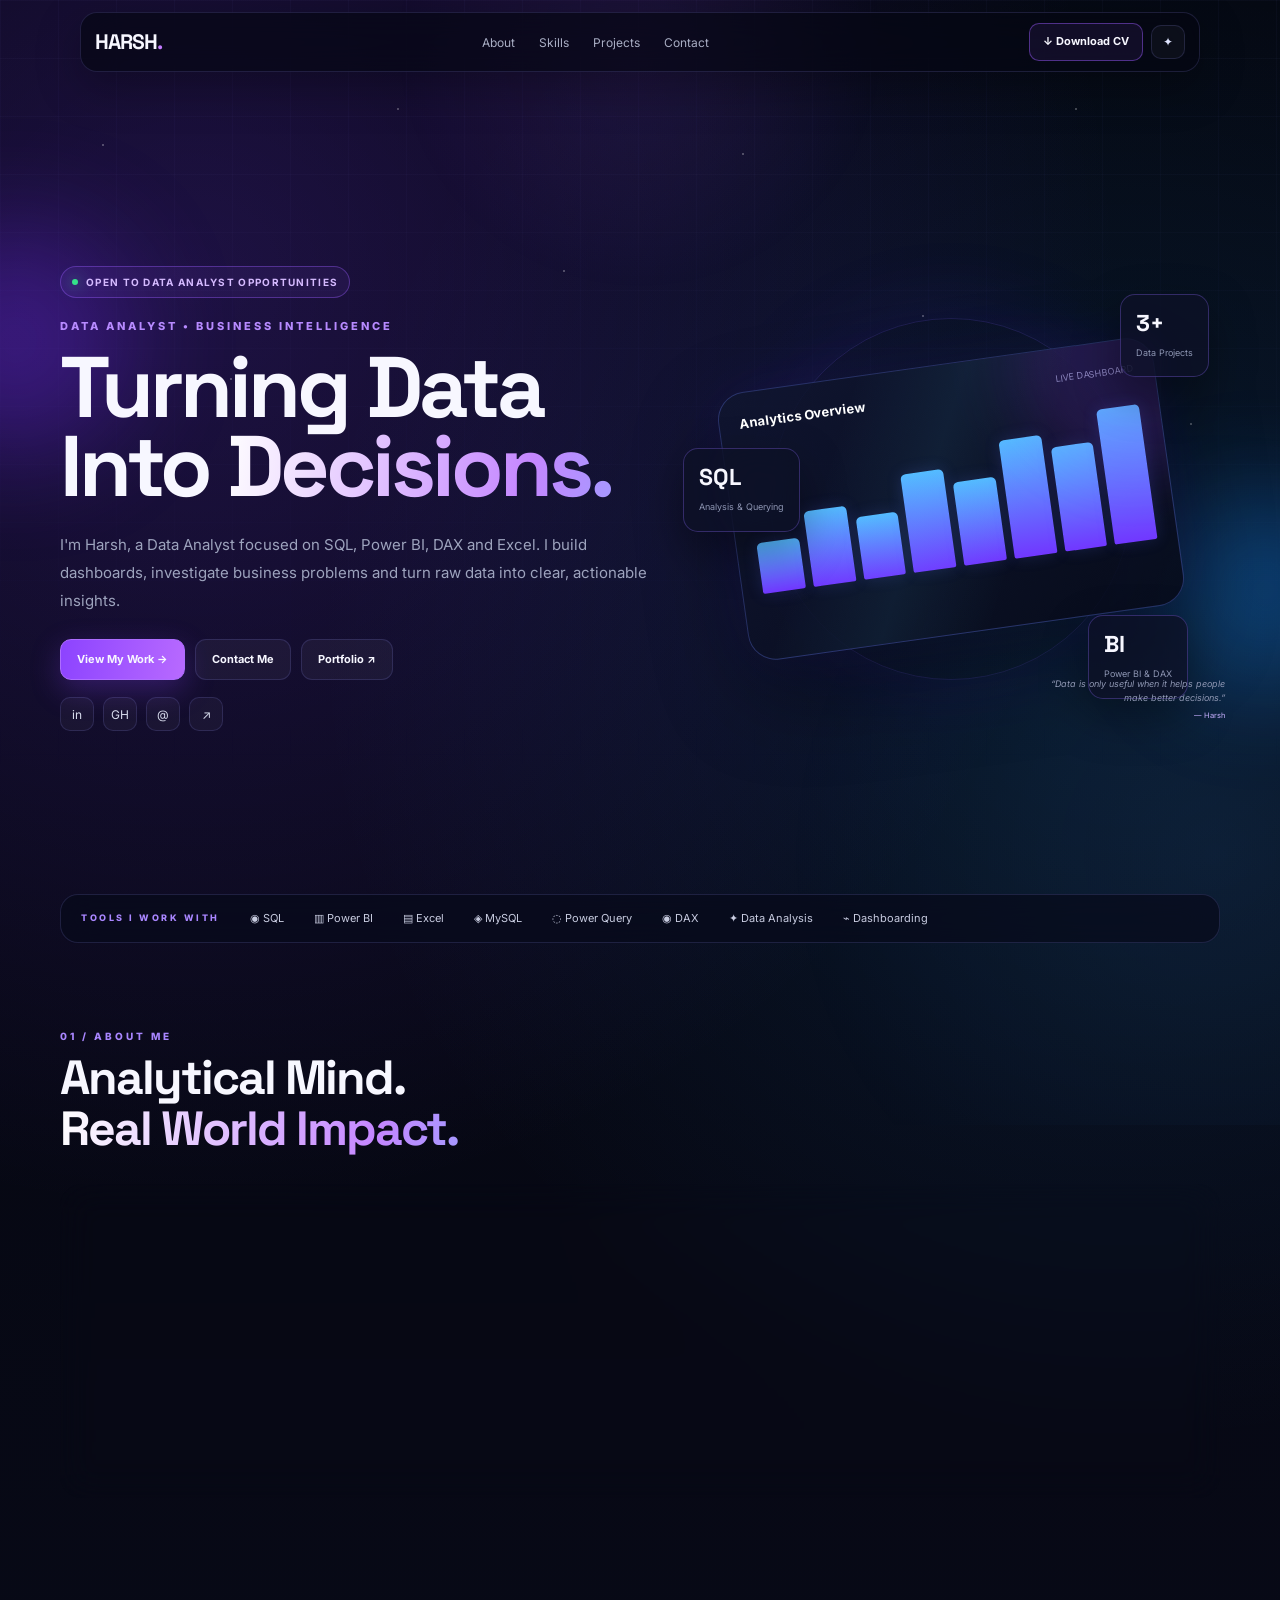
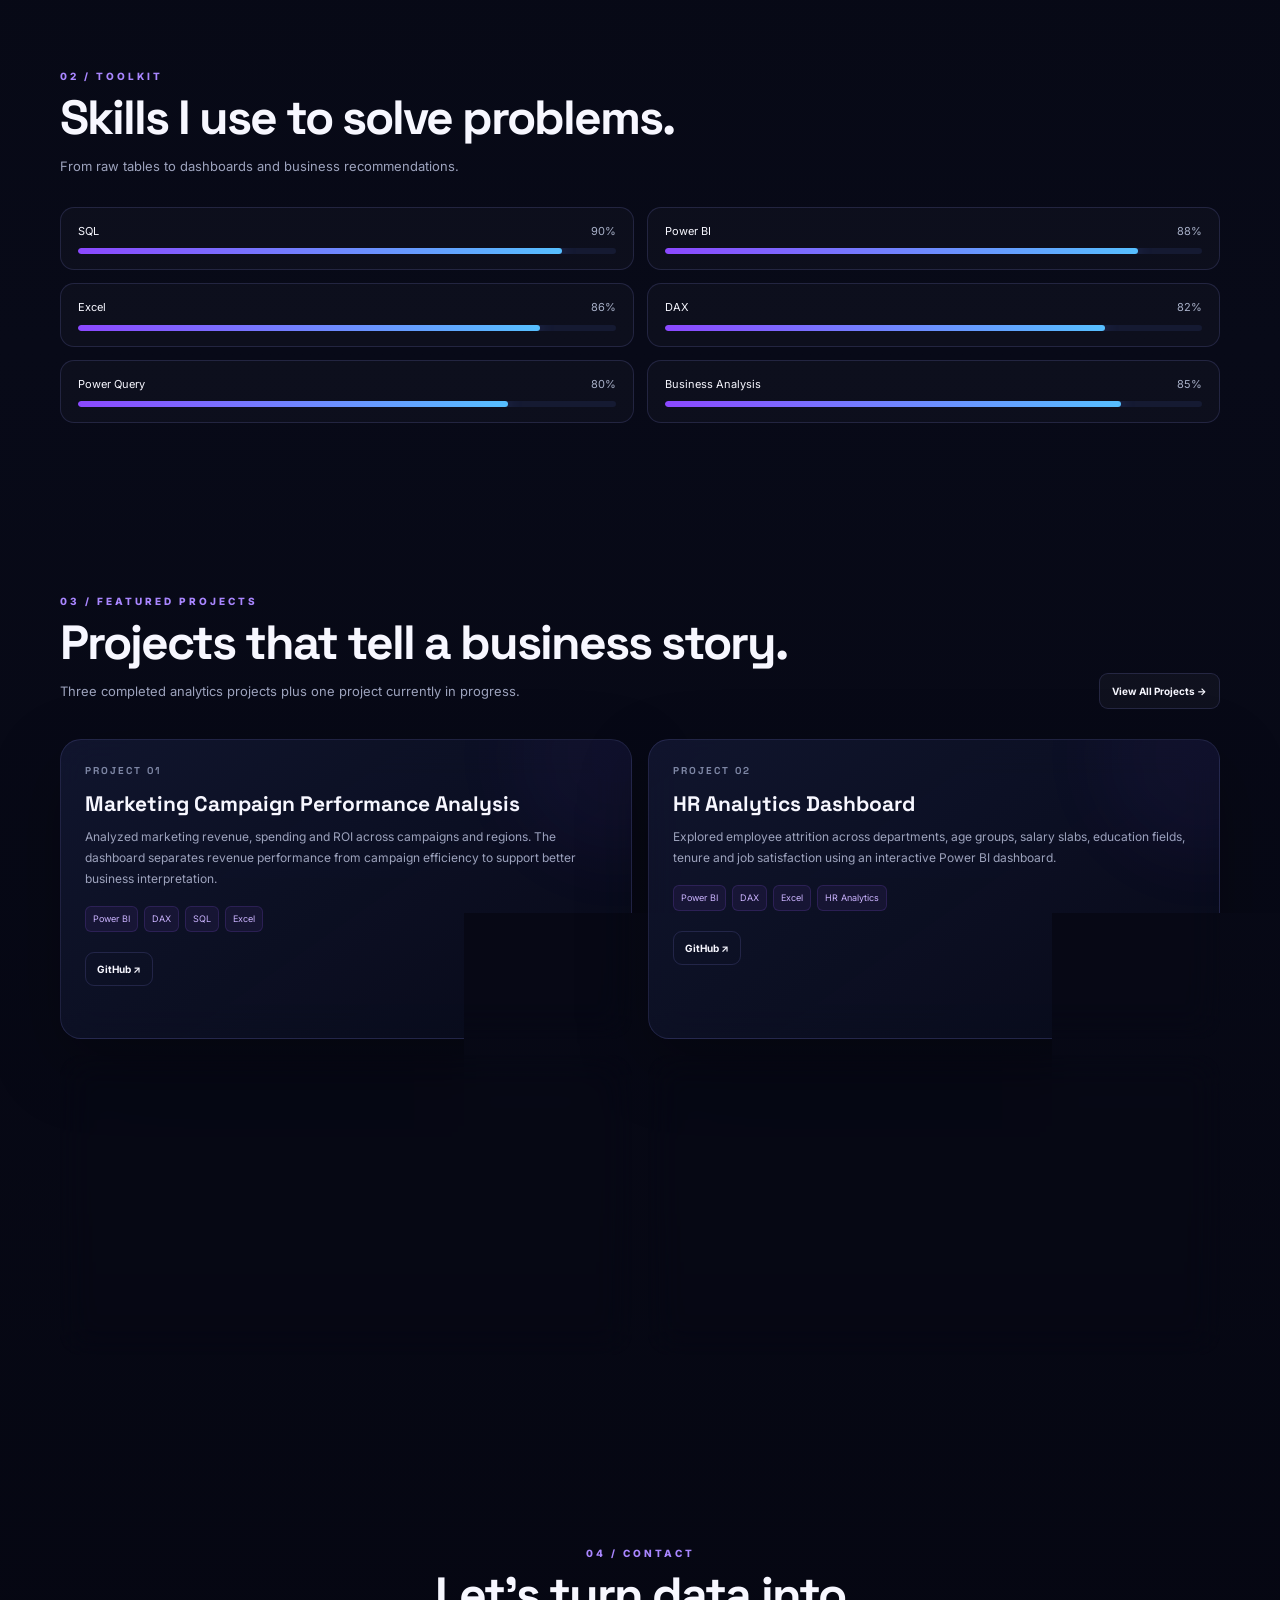
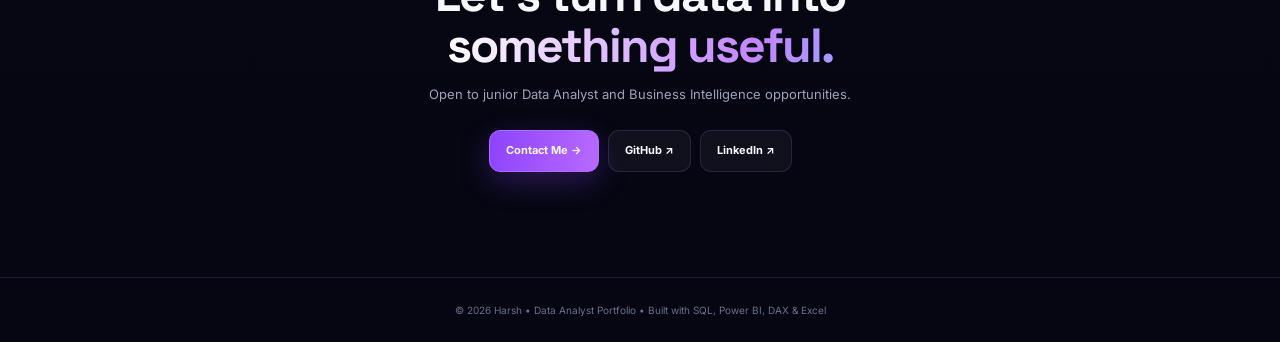
<file: index_with_downloadable_cv.html>
<!DOCTYPE html>
<html lang="en">
<head>
<meta charset="UTF-8">
<meta name="viewport" content="width=device-width, initial-scale=1.0">
<title>Harsh | Data Analyst Portfolio</title>
<meta name="description" content="Harsh's Data Analyst Portfolio — SQL, Power BI, DAX and Excel">
<link rel="preconnect" href="https://fonts.googleapis.com">
<link rel="preconnect" href="https://fonts.gstatic.com" crossorigin>
<link href="https://fonts.googleapis.com/css2?family=Inter:wght@400;500;600;700;800&family=Space+Grotesk:wght@500;600;700&display=swap" rel="stylesheet">

<style>
:root{
  --bg:#050611;
  --bg2:#080a18;
  --panel:rgba(12,16,36,.72);
  --panel2:rgba(255,255,255,.045);
  --line:rgba(150,150,255,.16);
  --text:#f7f7ff;
  --muted:#9da3bd;
  --purple:#9b5cff;
  --violet:#c27bff;
  --blue:#49a7ff;
  --cyan:#4de5ff;
  --green:#35e28a;
}
*{margin:0;padding:0;box-sizing:border-box}
html{scroll-behavior:smooth}
body{
  font-family:Inter,sans-serif;color:var(--text);line-height:1.6;
  background:
    radial-gradient(circle at 15% 8%,rgba(119,60,255,.22),transparent 27%),
    radial-gradient(circle at 88% 18%,rgba(36,159,255,.13),transparent 26%),
    linear-gradient(180deg,#04050d,#080a18 55%,#050611);
  overflow-x:hidden;
}
body:before{
  content:"";position:fixed;inset:0;pointer-events:none;z-index:-4;
  background-image:
    linear-gradient(rgba(150,150,255,.035) 1px,transparent 1px),
    linear-gradient(90deg,rgba(150,150,255,.035) 1px,transparent 1px);
  background-size:58px 58px;
  mask-image:linear-gradient(to bottom,black,transparent 90%);
}
body:after{
  content:"";position:fixed;inset:-25%;pointer-events:none;z-index:-3;
  background:
    radial-gradient(circle at var(--mx,50%) var(--my,20%),rgba(155,92,255,.10),transparent 17%),
    radial-gradient(circle at 80% 80%,rgba(73,167,255,.07),transparent 23%);
}
a{text-decoration:none;color:inherit}
.container{width:min(1160px,calc(100% - 36px));margin:auto}
.glass{
  border:1px solid var(--line);
  background:linear-gradient(145deg,rgba(20,25,53,.76),rgba(8,11,27,.68));
  backdrop-filter:blur(18px);
  box-shadow:0 24px 70px rgba(0,0,0,.28);
}
.glow-line{
  position:absolute;inset:auto 10% 0;height:1px;
  background:linear-gradient(90deg,transparent,var(--purple),var(--cyan),transparent);
  box-shadow:0 0 22px rgba(155,92,255,.8);
  opacity:.65;
}

/* floating background */
.orb{position:fixed;border-radius:50%;filter:blur(55px);pointer-events:none;z-index:-2;opacity:.34}
.orb.one{width:230px;height:230px;background:#792dff;left:-100px;top:25%;animation:floatA 9s ease-in-out infinite}
.orb.two{width:190px;height:190px;background:#168dff;right:-80px;top:55%;animation:floatB 11s ease-in-out infinite}
.particles{position:fixed;inset:0;pointer-events:none;z-index:-1;overflow:hidden}
.particles i{position:absolute;width:2px;height:2px;border-radius:50%;background:#fff;opacity:.35;animation:twinkle 3s ease-in-out infinite}
.particles i:nth-child(1){left:8%;top:16%;animation-delay:.3s}.particles i:nth-child(2){left:18%;top:42%;animation-delay:1s}
.particles i:nth-child(3){left:31%;top:12%;animation-delay:1.8s}.particles i:nth-child(4){left:44%;top:30%;animation-delay:.7s}
.particles i:nth-child(5){left:58%;top:17%;animation-delay:2s}.particles i:nth-child(6){left:72%;top:35%;animation-delay:1.2s}
.particles i:nth-child(7){left:84%;top:12%;animation-delay:.5s}.particles i:nth-child(8){left:93%;top:47%;animation-delay:2.2s}

/* nav */
nav{
  position:sticky;top:12px;z-index:100;width:min(1120px,calc(100% - 24px));margin:12px auto 0;
  padding:10px 14px;border:1px solid var(--line);border-radius:17px;
  background:rgba(5,7,18,.68);backdrop-filter:blur(20px);
  box-shadow:0 15px 45px rgba(0,0,0,.28);animation:navIn .7s ease both;
}
.nav-inner{display:flex;align-items:center;justify-content:space-between}
.logo{font:700 21px "Space Grotesk";letter-spacing:-1px}.logo span{color:var(--violet);animation:pulse 2s infinite}
.nav-links{display:flex;gap:24px;list-style:none}
.nav-links a{font-size:12px;color:#a9aec4;transition:.25s}
.nav-links a:hover{color:#fff}
.nav-cta{font-size:11px;font-weight:700;padding:9px 13px;border:1px solid rgba(155,92,255,.45);border-radius:10px;background:rgba(155,92,255,.09)}

/* hero */
.hero{position:relative;min-height:calc(100vh - 70px);display:flex;align-items:center;padding:78px 0 54px;overflow:hidden}
.hero-grid{display:grid;grid-template-columns:1.05fr .95fr;gap:30px;align-items:center}
.badge{
  display:inline-flex;align-items:center;gap:8px;padding:7px 11px;margin-bottom:20px;
  border:1px solid rgba(155,92,255,.38);border-radius:999px;background:rgba(155,92,255,.08);
  color:#d5baff;font-size:10px;font-weight:700;letter-spacing:1.3px;text-transform:uppercase;
  animation:rise .8s .05s both;
}
.badge:before{content:"";width:6px;height:6px;border-radius:50%;background:var(--green);box-shadow:0 0 15px var(--green);animation:status 1.7s infinite}
.eyebrow{font-size:11px;color:#b78aff;letter-spacing:3px;font-weight:800;margin-bottom:12px;animation:rise .8s .12s both}
h1{font:700 clamp(54px,7vw,86px)/.93 "Space Grotesk";letter-spacing:-4px;animation:rise .8s .2s both}
.gradient{
  background:linear-gradient(100deg,#fff,#c486ff,#58c9ff,#fff);
  background-size:240% auto;-webkit-background-clip:text;background-clip:text;color:transparent;
  animation:gradientMove 5s ease-in-out infinite alternate;
}
.hero-copy{max-width:650px;color:var(--muted);font-size:15px;line-height:1.85;margin:24px 0;animation:rise .8s .3s both}
.buttons{display:flex;gap:10px;flex-wrap:wrap;animation:rise .8s .4s both}
.btn{
  display:inline-flex;align-items:center;justify-content:center;gap:7px;padding:11px 16px;border-radius:11px;
  border:1px solid var(--line);background:rgba(255,255,255,.045);font-size:11px;font-weight:700;
  transition:.3s;position:relative;overflow:hidden;
}
.btn:after{content:"";position:absolute;top:-80%;left:-80%;width:35%;height:250%;background:rgba(255,255,255,.18);transform:rotate(22deg);transition:.6s}
.btn:hover:after{left:145%}.btn:hover{transform:translateY(-3px);border-color:rgba(155,92,255,.6);box-shadow:0 12px 35px rgba(95,53,190,.18)}
.btn-primary{background:linear-gradient(100deg,#8c43ff,#b86aff);border-color:#ae6dff;box-shadow:0 10px 30px rgba(139,67,255,.28)}
.socials{display:flex;gap:9px;margin-top:17px;animation:rise .8s .48s both}
.socials a{width:34px;height:34px;display:grid;place-items:center;border:1px solid var(--line);border-radius:10px;color:#d8dced;background:rgba(255,255,255,.035);font-size:12px;transition:.25s}
.socials a:hover{transform:translateY(-4px) scale(1.04);border-color:#9b5cff;box-shadow:0 0 25px rgba(155,92,255,.22)}

/* hero visual */
.hero-visual{position:relative;min-height:455px;animation:visualIn 1s .3s both}
.hero-visual:before{
  content:"";position:absolute;width:360px;height:360px;left:50%;top:50%;transform:translate(-50%,-50%);
  border:1px solid rgba(120,93,255,.18);border-radius:50%;box-shadow:0 0 90px rgba(93,54,255,.12);
  animation:orbit 16s linear infinite;
}
.dashboard-orbit{
  position:absolute;width:440px;height:270px;left:50%;top:50%;transform:translate(-50%,-50%) rotate(-8deg);
  border:1px solid rgba(80,140,255,.22);border-radius:28px;
  background:linear-gradient(145deg,rgba(16,22,48,.86),rgba(7,10,24,.88));
  box-shadow:0 35px 90px rgba(0,0,0,.4),0 0 60px rgba(92,65,255,.11);
  padding:20px;overflow:hidden;
}
.dashboard-orbit:before{
  content:"";position:absolute;width:240px;height:240px;right:-100px;top:-100px;border-radius:50%;
  background:rgba(146,67,255,.17);filter:blur(30px)
}
.mini-top{display:flex;justify-content:space-between;align-items:center;color:#8992b1;font-size:9px}
.mini-title{color:#fff;font-weight:700;font-size:13px}
.chart{height:145px;margin-top:16px;display:flex;align-items:end;gap:8px}
.bar{flex:1;border-radius:5px 5px 2px 2px;background:linear-gradient(to top,#7137ff,#54baff);height:var(--h);box-shadow:0 0 16px rgba(91,104,255,.18);animation:bars 1.2s both}
.chart-line{position:absolute;left:25px;right:25px;bottom:78px;height:70px;border-top:2px solid rgba(92,205,255,.7);clip-path:polygon(0 85%,10% 70%,20% 78%,30% 45%,40% 60%,50% 25%,60% 43%,70% 18%,80% 35%,90% 12%,100% 24%,100% 27%,90% 15%,80% 38%,70% 21%,60% 46%,50% 28%,40% 63%,30% 48%,20% 81%,10% 73%,0 88%)}
.float-card{
  position:absolute;padding:13px 15px;border:1px solid rgba(143,108,255,.3);border-radius:15px;
  background:rgba(13,17,39,.78);backdrop-filter:blur(16px);box-shadow:0 18px 45px rgba(0,0,0,.35);
}
.float-card strong{font:700 23px "Space Grotesk";display:block}.float-card span{font-size:9px;color:#8e96b3}
.fc1{right:2%;top:5%;animation:floatCard 4.8s ease-in-out infinite}.fc2{left:0;top:39%;animation:floatCard 5.4s .6s ease-in-out infinite}.fc3{right:6%;bottom:6%;animation:floatCard 5s 1.1s ease-in-out infinite}

/* tool strip */
.tools{
  margin-top:-8px;padding:15px 20px;border:1px solid var(--line);border-radius:18px;
  background:rgba(8,11,27,.72);backdrop-filter:blur(18px);display:flex;gap:30px;align-items:center;overflow:auto;
}
.tools-label{font-size:9px;color:#a986ff;letter-spacing:2.5px;font-weight:800;white-space:nowrap}
.tools span{font-size:11px;color:#c8cce0;white-space:nowrap;transition:.25s}.tools span:hover{color:#fff;transform:translateY(-2px)}

/* sections */
section{padding:85px 0;position:relative}
.section-kicker{font-size:10px;color:#a986ff;letter-spacing:3px;font-weight:800;text-transform:uppercase;margin-bottom:9px}
.section-title{font:700 clamp(32px,4.5vw,48px)/1.05 "Space Grotesk";letter-spacing:-2px}
.section-subtitle{max-width:650px;color:var(--muted);margin-top:12px;font-size:13px}

/* about */
.about-box{margin-top:30px;padding:28px;border-radius:22px;display:grid;grid-template-columns:1fr .75fr;gap:25px}
.about-copy h3{font:700 29px/1.1 "Space Grotesk";margin-bottom:12px}.about-copy h3 span{color:#b776ff}
.about-copy p{color:var(--muted);font-size:13px;line-height:1.85}
.traits{display:grid;grid-template-columns:repeat(2,1fr);gap:10px}
.trait{padding:18px;border:1px solid var(--line);border-radius:15px;background:rgba(255,255,255,.025);transition:.3s}
.trait:hover{transform:translateY(-4px);border-color:rgba(155,92,255,.4);box-shadow:0 15px 35px rgba(70,35,150,.14)}
.trait b{display:block;font:700 18px "Space Grotesk";margin-bottom:3px}.trait span{font-size:10px;color:var(--muted)}

/* skills */
.skill-grid{display:grid;grid-template-columns:1fr 1fr;gap:13px;margin-top:30px}
.skill-row{padding:15px 17px;border:1px solid var(--line);border-radius:14px;background:rgba(255,255,255,.025)}
.skill-head{display:flex;justify-content:space-between;font-size:11px;margin-bottom:8px}.skill-head span:last-child{color:#a8b0c8}
.track{height:6px;background:#151a32;border-radius:99px;overflow:hidden}.fill{height:100%;width:var(--w);border-radius:99px;background:linear-gradient(90deg,#8b48ff,#56bfff);box-shadow:0 0 15px rgba(91,130,255,.35);transform:scaleX(0);transform-origin:left;transition:transform 1.1s cubic-bezier(.2,.8,.2,1)}.visible .fill{transform:scaleX(1)}

/* projects */
.projects{display:grid;grid-template-columns:repeat(2,1fr);gap:16px;margin-top:30px}
.project{position:relative;overflow:hidden;padding:24px;border-radius:21px;min-height:300px;transition:.4s}
.project:before{content:"";position:absolute;width:210px;height:210px;right:-90px;top:-90px;border-radius:50%;background:rgba(139,76,255,.16);filter:blur(40px);opacity:.3;transition:.4s}
.project:after{content:"";position:absolute;inset:0;pointer-events:none;border-radius:inherit;background:linear-gradient(115deg,transparent 20%,rgba(255,255,255,.07) 48%,transparent 70%);transform:translateX(-130%);transition:.8s}
.project:hover{transform:translateY(-9px);border-color:rgba(155,92,255,.42);box-shadow:0 30px 75px rgba(0,0,0,.35),0 0 40px rgba(93,58,255,.08)}
.project:hover:after{transform:translateX(130%)}.project:hover:before{opacity:.75}
.project-number{font:700 10px "Space Grotesk";letter-spacing:2px;color:#7e87a5}.project h3{font:700 21px/1.2 "Space Grotesk";margin:14px 0 9px}.project p{color:var(--muted);font-size:12px;line-height:1.75}
.tags{display:flex;gap:6px;flex-wrap:wrap;margin-top:17px}.tags span{padding:5px 7px;border-radius:6px;border:1px solid rgba(155,92,255,.16);background:rgba(155,92,255,.07);color:#cbb4ff;font-size:9px}
.project-links{display:flex;gap:8px;margin-top:20px}.project-links a{padding:8px 11px;border:1px solid var(--line);border-radius:9px;font-size:10px;font-weight:700;transition:.25s}.project-links a:hover{background:#fff;color:#080810;border-color:#fff}.disabled{opacity:.5}

/* contact */
.contact{text-align:center;padding:105px 0}.contact .section-subtitle{margin:13px auto 25px}.contact-actions{display:flex;justify-content:center;gap:9px;flex-wrap:wrap}
footer{border-top:1px solid var(--line);padding:24px 0;color:#68718d;font-size:10px;text-align:center}


/* REFERENCE-STYLE POLISH */
.nav-actions{display:flex;gap:8px;align-items:center}
.theme-btn{
  width:34px;height:34px;display:grid;place-items:center;border:1px solid var(--line);
  border-radius:10px;background:rgba(255,255,255,.035);font-size:12px;color:#dfe4ff;
  transition:.25s
}
.theme-btn:hover{transform:rotate(18deg) scale(1.05);border-color:var(--purple);box-shadow:0 0 20px rgba(155,92,255,.2)}
.hero-quote{
  position:absolute;right:-1%;bottom:1%;max-width:190px;color:#8f97b3;font-size:9px;
  line-height:1.55;text-align:right;font-style:italic
}
.hero-quote small{display:block;color:#c6b0ff;margin-top:5px;font-style:normal}
.dashboard-orbit{border-color:rgba(106,130,255,.3)}
.dashboard-orbit:after{
  content:"";position:absolute;inset:0;border-radius:inherit;
  background:linear-gradient(115deg,transparent 25%,rgba(79,215,255,.07),transparent 65%);
  animation:scan 4s ease-in-out infinite
}
.view-all{display:flex;justify-content:flex-end;margin-top:-28px;position:relative;z-index:2}
.view-all a{
  font-size:10px;font-weight:700;padding:9px 12px;border:1px solid var(--line);
  border-radius:9px;background:rgba(255,255,255,.035);transition:.25s
}
.view-all a:hover{background:#fff;color:#080810}
.about-mini{font-size:9px;letter-spacing:2.7px;color:#b184ff;font-weight:800;margin-bottom:7px}
.about-copy p+p{margin-top:10px}
.read-more{
  display:inline-flex;margin-top:17px;padding:9px 12px;border:1px solid var(--line);
  border-radius:9px;font-size:10px;font-weight:700;color:#d7c9ff;transition:.25s
}
.read-more:hover{background:#fff;color:#080810}
.traits{position:relative}
.traits:before{
  content:"";position:absolute;inset:-12px;border-radius:22px;
  background:radial-gradient(circle at 50% 50%,rgba(121,66,255,.14),transparent 65%);
  filter:blur(8px);z-index:-1
}
@keyframes scan{0%,100%{transform:translateX(-30%);opacity:.2}50%{transform:translateX(25%);opacity:.8}}
@media(max-width:850px){
  .view-all{justify-content:flex-start;margin:15px 0 0}
  .hero-quote{right:0;bottom:-4px}
}
@media(max-width:520px){
  .nav-actions{gap:5px}.nav-cta{padding:8px 9px;font-size:9px}
  .theme-btn{width:30px;height:30px}.hero-quote{position:relative;right:auto;bottom:auto;margin:15px 0 0;text-align:left}
}

/* animations */
.reveal{opacity:0;transform:translateY(28px);transition:opacity .8s ease,transform .8s cubic-bezier(.2,.8,.2,1)}.reveal.show{opacity:1;transform:none}
@keyframes navIn{from{opacity:0;transform:translateY(-15px)}to{opacity:1;transform:none}}
@keyframes rise{from{opacity:0;transform:translateY(25px)}to{opacity:1;transform:none}}
@keyframes visualIn{from{opacity:0;transform:scale(.92) translateY(20px)}to{opacity:1;transform:scale(1) translateY(0)}}
@keyframes gradientMove{from{background-position:0% 50%}to{background-position:100% 50%}}
@keyframes orbit{to{transform:translate(-50%,-50%) rotate(352deg)}}
@keyframes floatCard{0%,100%{transform:translateY(0)}50%{transform:translateY(-10px)}}
@keyframes floatA{0%,100%{transform:translate(0,0)}50%{transform:translate(70px,-45px)}}
@keyframes floatB{0%,100%{transform:translate(0,0)}50%{transform:translate(-55px,40px)}}
@keyframes twinkle{0%,100%{opacity:.15;transform:scale(1)}50%{opacity:.8;transform:scale(1.8)}}
@keyframes status{0%,100%{box-shadow:0 0 4px var(--green)}50%{box-shadow:0 0 18px var(--green)}}
@keyframes pulse{0%,100%{opacity:1}50%{opacity:.55}}
@keyframes bars{from{height:0}to{height:var(--h)}}

@media(max-width:850px){
  .hero-grid,.about-box{grid-template-columns:1fr}
  .hero{padding-top:65px}.hero-visual{min-height:390px}
  .dashboard-orbit{width:min(440px,94%);height:250px}
  .projects,.skill-grid{grid-template-columns:1fr}
  .nav-links{display:none}.nav-cta{display:none}
}
@media(max-width:520px){
  .container{width:calc(100% - 26px)}h1{font-size:52px;letter-spacing:-3px}
  section{padding:68px 0}.hero-visual{min-height:330px}.dashboard-orbit{height:220px}
  .fc1{right:-2%;top:2%}.fc2{left:-2%;top:48%}.fc3{right:0;bottom:0}
  .float-card{padding:10px 12px}.float-card strong{font-size:18px}.traits{grid-template-columns:1fr}
}
@media(prefers-reduced-motion:reduce){
  *,*:before,*:after{animation-duration:.01ms!important;animation-iteration-count:1!important;transition-duration:.01ms!important;scroll-behavior:auto!important}
}
</style>
</head>

<body>
<div class="orb one"></div><div class="orb two"></div>
<div class="particles"><i></i><i></i><i></i><i></i><i></i><i></i><i></i><i></i></div>

<nav>
  <div class="nav-inner">
    <a class="logo" href="#">HARSH<span>.</span></a>
    <ul class="nav-links">
      <li><a href="#about">About</a></li><li><a href="#skills">Skills</a></li>
      <li><a href="#projects">Projects</a></li><li><a href="#contact">Contact</a></li>
    </ul>
    <div class="nav-actions"><a class="nav-cta" href="resume.pdf" download="Harsh_Data_Analyst_Resume.pdf">↓ Download CV</a><a class="theme-btn" href="#contact" aria-label="Contact">✦</a></div>
  </div>
</nav>

<header class="hero">
  <div class="container hero-grid">
    <div>
      <div class="badge">Open to Data Analyst Opportunities</div>
      <div class="eyebrow">DATA ANALYST • BUSINESS INTELLIGENCE</div>
      <h1>Turning Data<br>Into <span class="gradient">Decisions.</span></h1>
      <p class="hero-copy">I'm Harsh, a Data Analyst focused on SQL, Power BI, DAX and Excel. I build dashboards, investigate business problems and turn raw data into clear, actionable insights.</p>
      <div class="buttons">
        <a href="#projects" class="btn btn-primary">View My Work →</a>
        <a href="mailto:harsh6000harsh@gmail.com" class="btn">Contact Me</a>
        <a href="https://harsh12103.github.io" target="_blank" rel="noopener noreferrer" class="btn">Portfolio ↗</a>
      </div>
      <div class="socials">
        <a href="https://linkedin.com/in/harsh-webdev" target="_blank" rel="noopener noreferrer" aria-label="LinkedIn">in</a>
        <a href="https://github.com/harsh12103" target="_blank" rel="noopener noreferrer" aria-label="GitHub">GH</a>
        <a href="mailto:harsh6000harsh@gmail.com" aria-label="Email">@</a>
        <a href="https://harsh12103.github.io" target="_blank" rel="noopener noreferrer" aria-label="Portfolio">↗</a>
      </div>
    </div>

    <div class="hero-visual">
      <div class="dashboard-orbit"><div class="dash-glow"></div>
        <div class="mini-top"><span class="mini-title">Analytics Overview</span><span>LIVE DASHBOARD</span></div>
        <div class="chart">
          <span class="bar" style="--h:35%"></span><span class="bar" style="--h:52%"></span>
          <span class="bar" style="--h:43%"></span><span class="bar" style="--h:68%"></span>
          <span class="bar" style="--h:58%"></span><span class="bar" style="--h:82%"></span>
          <span class="bar" style="--h:72%"></span><span class="bar" style="--h:94%"></span>
        </div>
        <div class="chart-line"></div>
      </div>
      <div class="float-card fc1"><strong>3+</strong><span>Data Projects</span></div>
      <div class="float-card fc2"><strong>SQL</strong><span>Analysis & Querying</span></div>
      <div class="float-card fc3"><strong>BI</strong><span>Power BI & DAX</span></div>
      <div class="hero-quote">“Data is only useful when it helps people make better decisions.”<small>— Harsh</small></div>
    </div>
  </div>
</header>

<div class="container">
  <div class="tools reveal">
    <div class="tools-label">TOOLS I WORK WITH</div>
    <span>◉ SQL</span><span>▥ Power BI</span><span>▤ Excel</span><span>◈ MySQL</span>
    <span>◌ Power Query</span><span>◉ DAX</span><span>✦ Data Analysis</span><span>⌁ Dashboarding</span>
  </div>
</div>

<section id="about">
  <div class="container">
    <div class="section-kicker reveal">01 / About Me</div>
    <h2 class="section-title reveal">Analytical Mind.<br><span class="gradient">Real World Impact.</span></h2>
    <div class="about-box glass reveal">
      <div class="about-copy">
        <div class="about-mini">ABOUT ME</div>
        <h3>Analytical Mind.<br><span>Real World Impact.</span></h3>
        <p>I'm a Computer Science Engineering graduate with a strong interest in Data Analytics and Business Intelligence. I work with SQL, Power BI, DAX and Excel to clean, analyze and visualize data.</p>
        <p>My projects focus on KPI development, dashboarding, trend analysis, segmentation and business-focused insights.</p>
        <a class="read-more" href="#projects">Explore My Work →</a>
      </div>
      <div class="traits">
        <div class="trait"><b>💡 Curious</b><span>Always asking why.</span></div>
        <div class="trait"><b>▥ Analytical</b><span>Find patterns in data.</span></div>
        <div class="trait"><b>◎ Problem Solver</b><span>Turn questions into analysis.</span></div>
        <div class="trait"><b>▣ Always Learning</b><span>Growing every project.</span></div>
      </div>
    </div>
  </div>
</section>

<section id="skills">
  <div class="container">
    <div class="section-kicker reveal">02 / Toolkit</div>
    <h2 class="section-title reveal">Skills I use to solve problems.</h2>
    <p class="section-subtitle reveal">From raw tables to dashboards and business recommendations.</p>
    <div class="skill-grid">
      <div class="skill-row reveal"><div class="skill-head"><span>SQL</span><span>90%</span></div><div class="track"><div class="fill" style="--w:90%"></div></div></div>
      <div class="skill-row reveal"><div class="skill-head"><span>Power BI</span><span>88%</span></div><div class="track"><div class="fill" style="--w:88%"></div></div></div>
      <div class="skill-row reveal"><div class="skill-head"><span>Excel</span><span>86%</span></div><div class="track"><div class="fill" style="--w:86%"></div></div></div>
      <div class="skill-row reveal"><div class="skill-head"><span>DAX</span><span>82%</span></div><div class="track"><div class="fill" style="--w:82%"></div></div></div>
      <div class="skill-row reveal"><div class="skill-head"><span>Power Query</span><span>80%</span></div><div class="track"><div class="fill" style="--w:80%"></div></div></div>
      <div class="skill-row reveal"><div class="skill-head"><span>Business Analysis</span><span>85%</span></div><div class="track"><div class="fill" style="--w:85%"></div></div></div>
    </div>
  </div>
</section>

<section id="projects">
  <div class="container">
    <div class="section-kicker reveal">03 / Featured Projects</div>
    <h2 class="section-title reveal">Projects that tell a business story.</h2>
    <p class="section-subtitle reveal">Three completed analytics projects plus one project currently in progress.</p><div class="view-all reveal"><a href="#projects">View All Projects →</a></div>

    <div class="projects">
      <article class="glass project reveal">
        <div class="project-number">PROJECT 01</div>
        <h3>Marketing Campaign Performance Analysis</h3>
        <p>Analyzed marketing revenue, spending and ROI across campaigns and regions. The dashboard separates revenue performance from campaign efficiency to support better business interpretation.</p>
        <div class="tags"><span>Power BI</span><span>DAX</span><span>SQL</span><span>Excel</span></div>
        <div class="project-links"><a href="https://github.com/harsh12103/marketing-campaign-analysis" target="_blank" rel="noopener noreferrer">GitHub ↗</a></div>
      </article>

      <article class="glass project reveal">
        <div class="project-number">PROJECT 02</div>
        <h3>HR Analytics Dashboard</h3>
        <p>Explored employee attrition across departments, age groups, salary slabs, education fields, tenure and job satisfaction using an interactive Power BI dashboard.</p>
        <div class="tags"><span>Power BI</span><span>DAX</span><span>Excel</span><span>HR Analytics</span></div>
        <div class="project-links"><a href="https://github.com/harsh12103/hr-analytics-dashboard" target="_blank" rel="noopener noreferrer">GitHub ↗</a></div>
      </article>

      <article class="glass project reveal">
        <div class="project-number">PROJECT 03</div>
        <h3>Insurance Claims & Policy Analytics</h3>
        <p>Analyzed 10,004 insurance records covering policies, premiums, coverage and claims across policy types, demographics and claim status using SQL and Power BI.</p>
        <div class="tags"><span>SQL</span><span>Power BI</span><span>DAX</span><span>Excel</span><span>Data Analysis</span></div>
        <div class="project-links"><a href="https://github.com/harsh12103/insurance-claims-analytics" target="_blank" rel="noopener noreferrer">GitHub ↗</a></div>
      </article>

      <article class="glass project reveal">
        <div class="project-number">PROJECT 04 • IN PROGRESS</div>
        <h3>Customer Churn Analysis</h3>
        <p>Planned customer analytics project focused on identifying customer segments, behavioral patterns and factors associated with churn and retention.</p>
        <div class="tags"><span>SQL</span><span>Python</span><span>Power BI</span><span>Customer Analytics</span></div>
        <div class="project-links"><a class="disabled" href="#projects">In Progress</a></div>
      </article>
    </div>
  </div>
</section>

<section id="contact" class="contact">
  <div class="container">
    <div class="section-kicker reveal">04 / Contact</div>
    <h2 class="section-title reveal">Let's turn data into<br><span class="gradient">something useful.</span></h2>
    <p class="section-subtitle reveal">Open to junior Data Analyst and Business Intelligence opportunities.</p>
    <div class="contact-actions reveal">
      <a class="btn btn-primary" href="mailto:harsh6000harsh@gmail.com">Contact Me →</a>
      <a class="btn" href="https://github.com/harsh12103" target="_blank" rel="noopener noreferrer">GitHub ↗</a>
      <a class="btn" href="https://linkedin.com/in/harsh-webdev" target="_blank" rel="noopener noreferrer">LinkedIn ↗</a>
    </div>
  </div>
</section>

<footer>© 2026 Harsh • Data Analyst Portfolio • Built with SQL, Power BI, DAX & Excel</footer>

<script>
(() => {
  const els = document.querySelectorAll('.reveal');
  const observer = new IntersectionObserver((entries) => {
    entries.forEach(entry => {
      if(entry.isIntersecting){
        entry.target.classList.add('show','visible');
        observer.unobserve(entry.target);
      }
    });
  }, {threshold:.12, rootMargin:'0px 0px -45px 0px'});
  els.forEach(el => observer.observe(el));

  let raf;
  window.addEventListener('pointermove', e => {
    if(raf) return;
    raf = requestAnimationFrame(() => {
      document.body.style.setProperty('--mx', e.clientX + 'px');
      document.body.style.setProperty('--my', e.clientY + 'px');
      raf = null;
    });
  }, {passive:true});
})();
</script>
</body>
</html>
</file>
